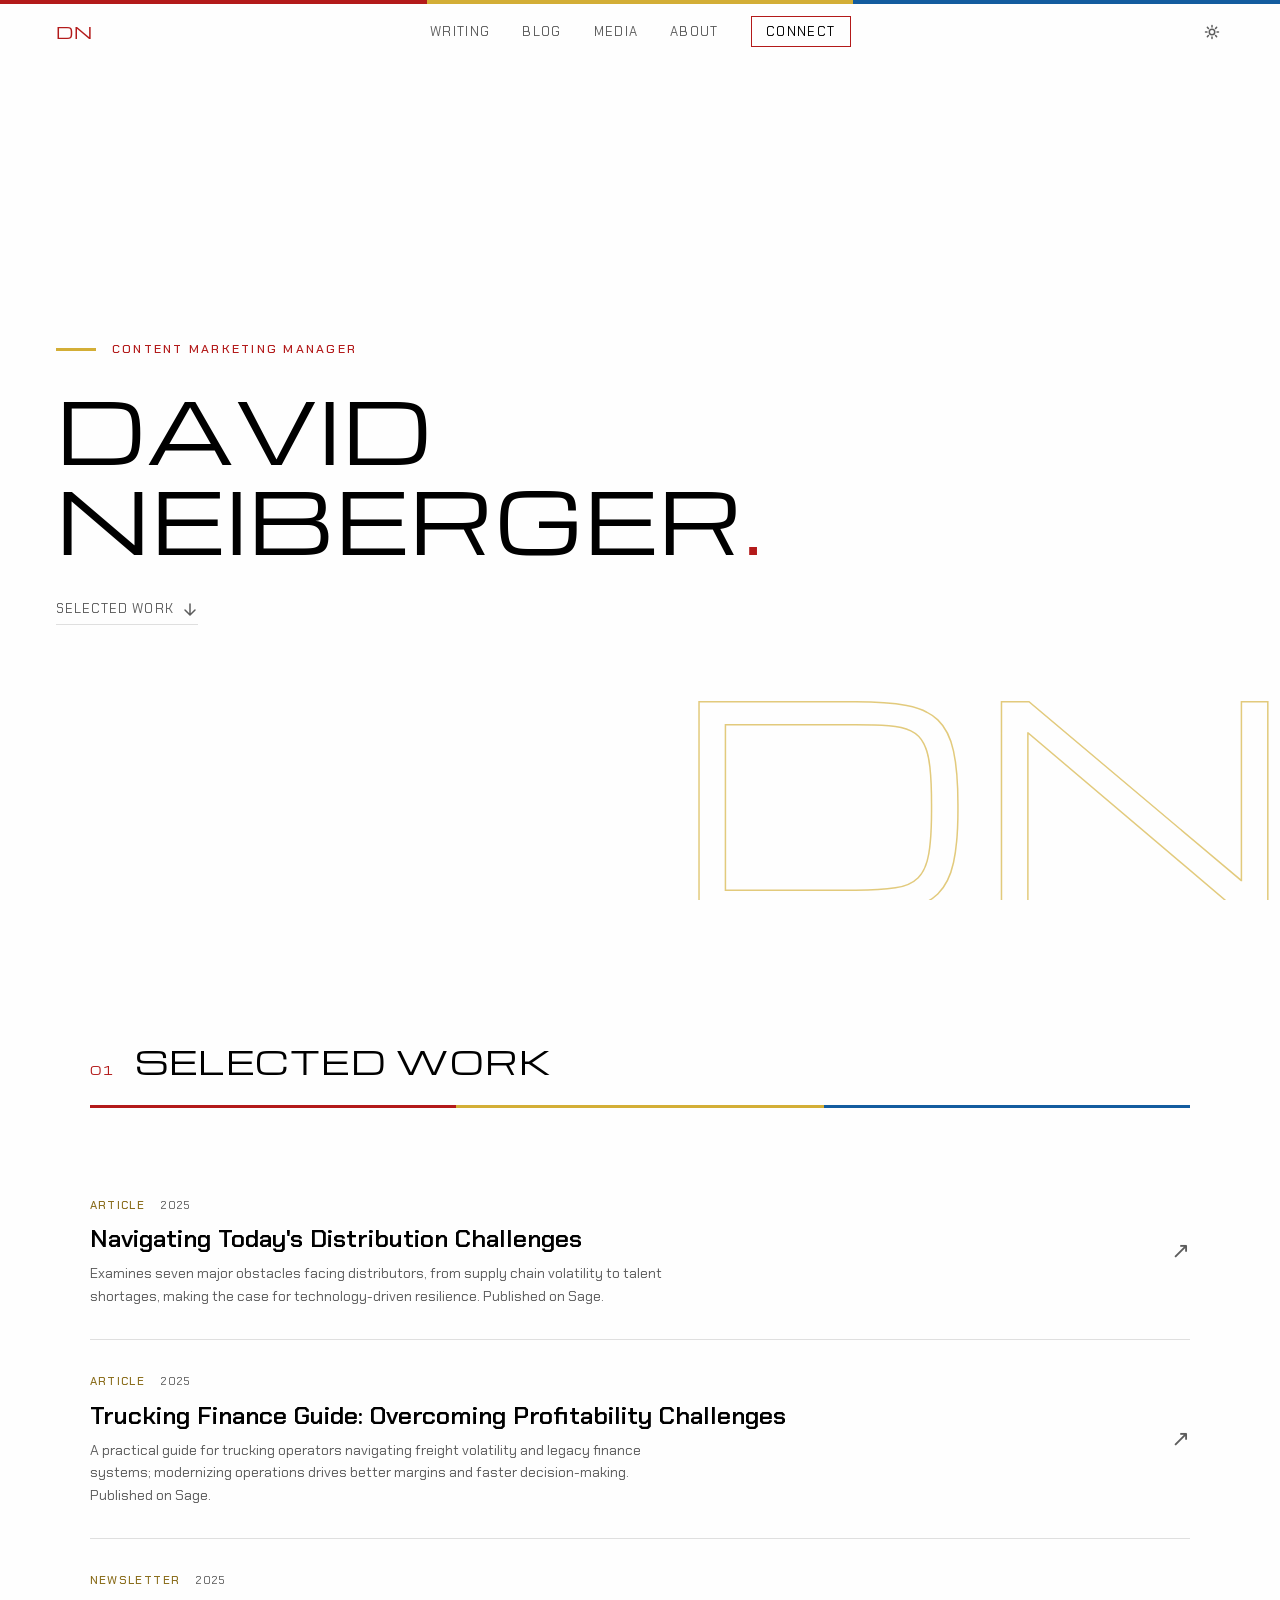
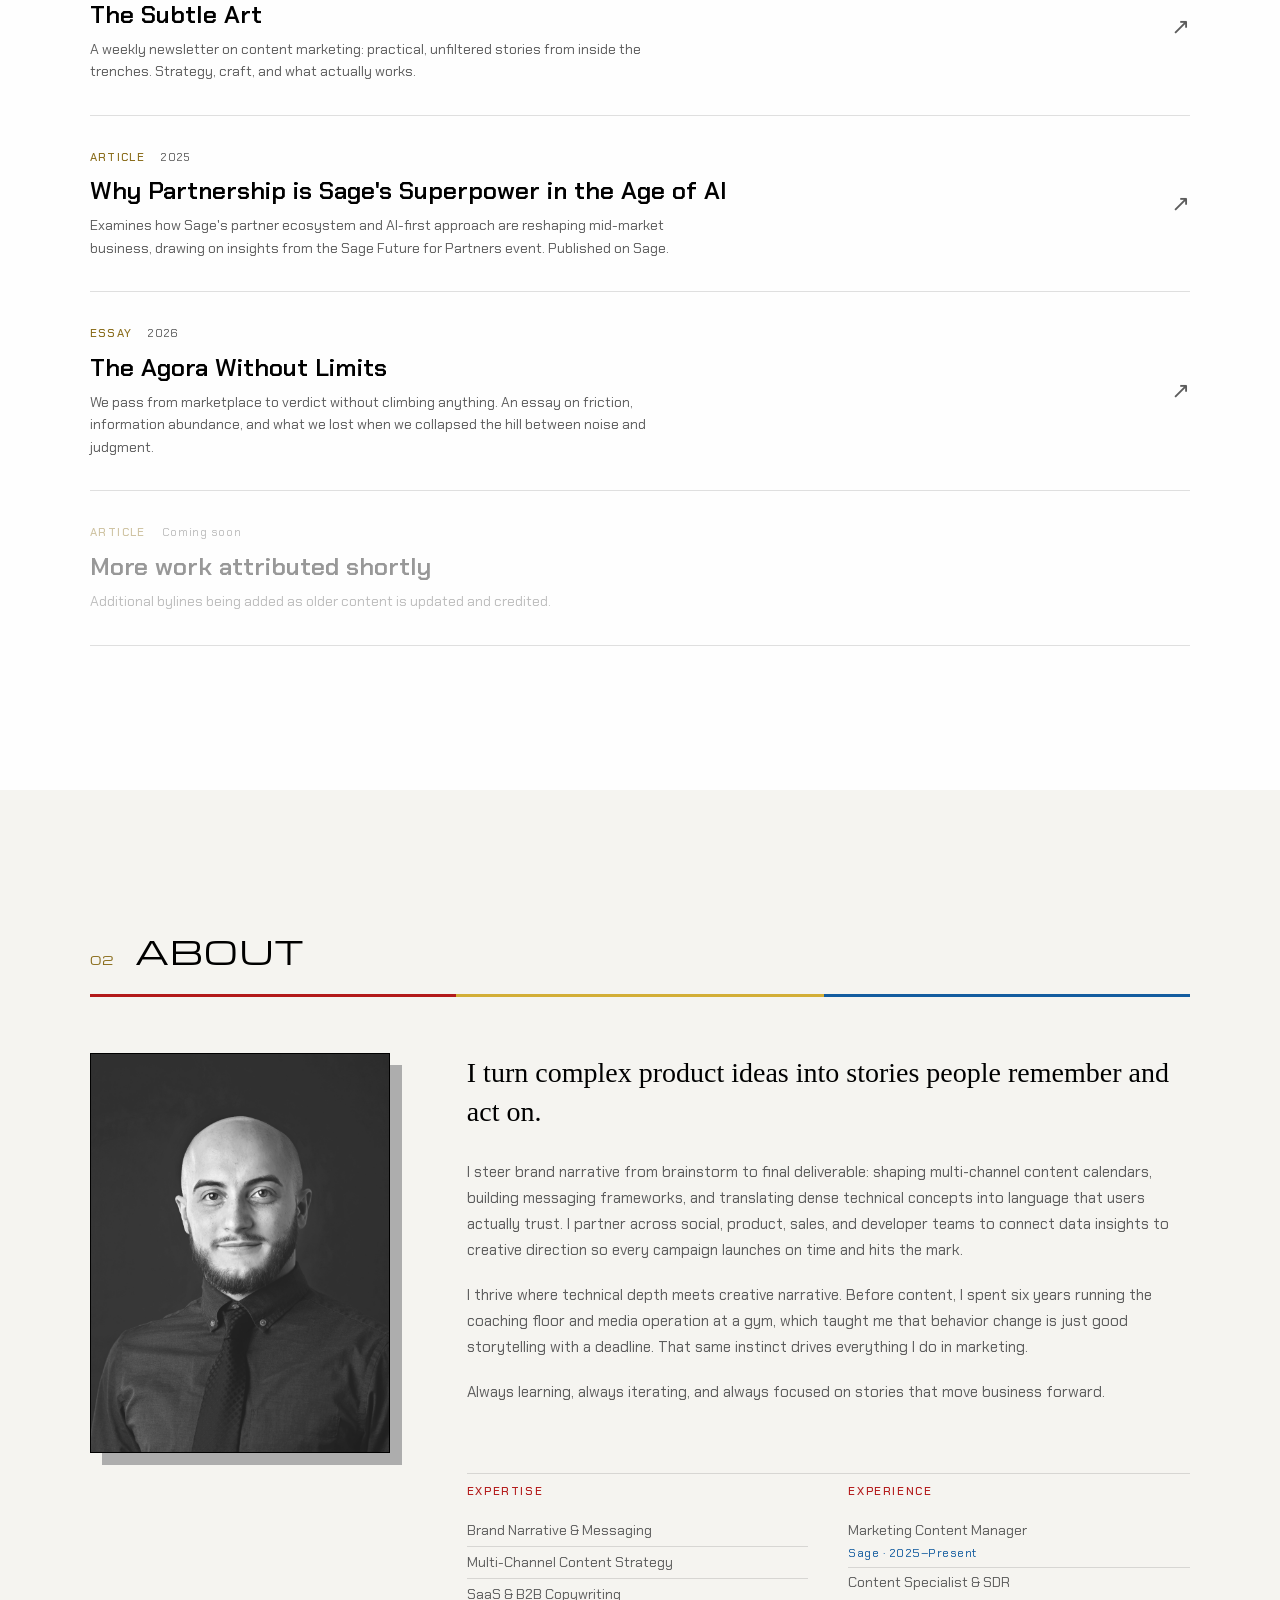
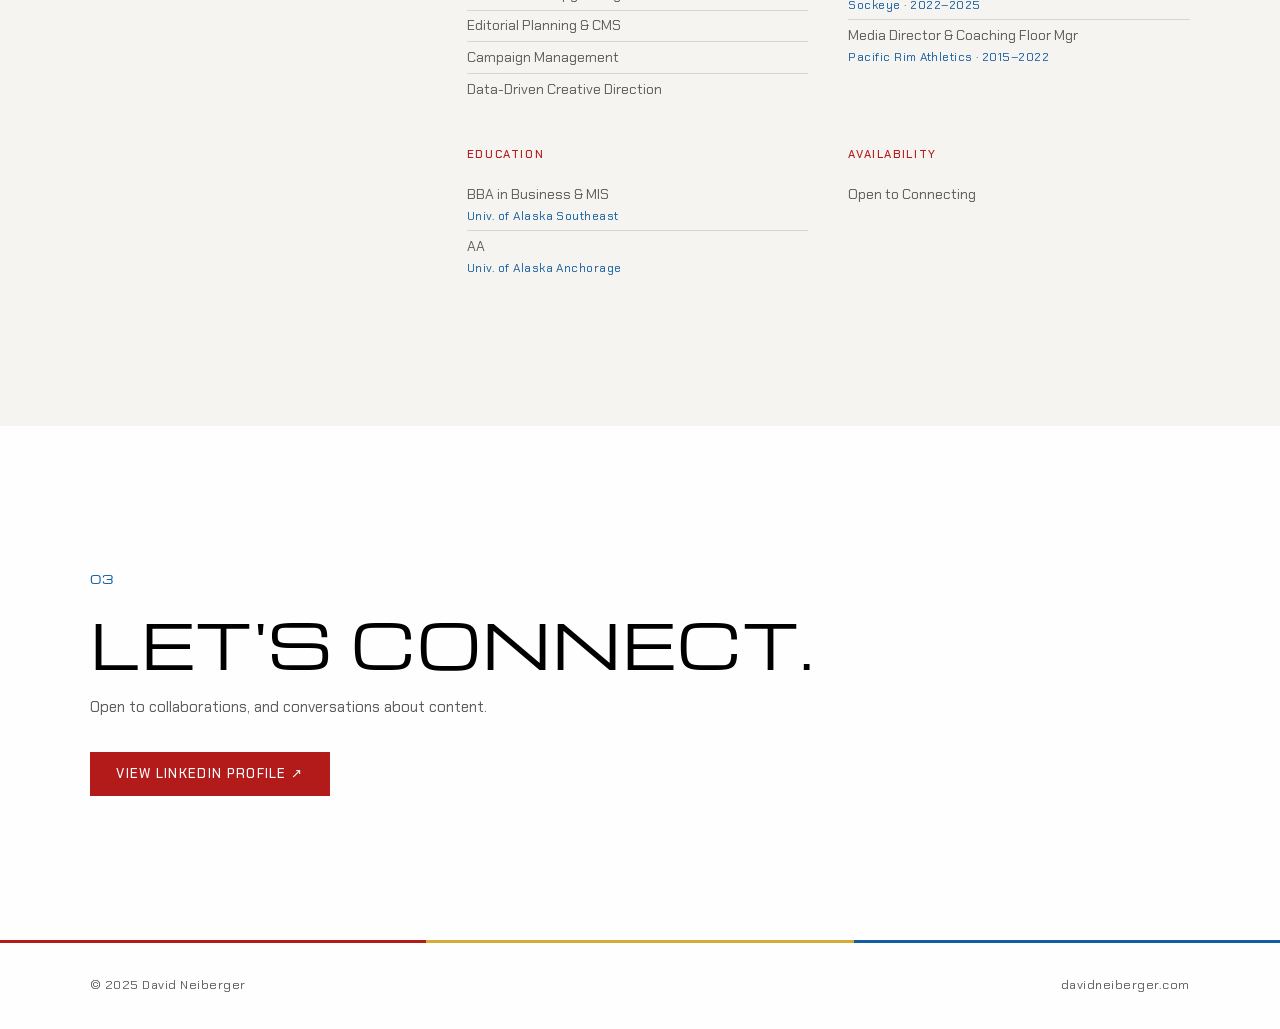
<file: index.html>
<!DOCTYPE html>
<html lang="en">
<head>
  <meta charset="UTF-8" />
  <meta name="viewport" content="width=device-width, initial-scale=1.0" />
  <title>David Neiberger | Content Marketing Manager</title>
  <meta name="description" content="David Neiberger is a content marketing manager with a background in fitness coaching. Writing that moves people to act." />

  <!-- Favicon -->
  <link rel="icon" href="favicon.svg" type="image/svg+xml" />

  <!-- Open Graph -->
  <meta property="og:type"        content="website" />
  <meta property="og:url"         content="https://davidneiberger.com/" />
  <meta property="og:title"       content="David Neiberger | Content Marketing Manager" />
  <meta property="og:description" content="Writing that moves people to act. Content marketing manager with a background in fitness coaching." />
  <meta property="og:image"       content="https://davidneiberger.com/images/david-neiberger.jpg" />

  <!-- Twitter/X card -->
  <meta name="twitter:card"        content="summary_large_image" />
  <meta name="twitter:title"       content="David Neiberger | Content Marketing Manager" />
  <meta name="twitter:description" content="Writing that moves people to act." />
  <meta name="twitter:image"       content="https://davidneiberger.com/images/david-neiberger.jpg" />

  <link rel="preconnect" href="https://fonts.googleapis.com" />
  <link rel="preconnect" href="https://fonts.gstatic.com" crossorigin />
  <link href="https://fonts.googleapis.com/css2?family=Michroma&family=Chakra+Petch:wght@300;400;500;600&family=Old+Standard+TT:ital,wght@0,400;0,700;1,400&display=swap" rel="stylesheet" />

  <link rel="stylesheet" href="style.css" />
</head>
<body>

  <!-- ─── NAV ─── -->
  <nav class="nav" id="nav">
    <a href="#" class="nav__logo">DN</a>
    <ul class="nav__links">
      <li><a href="#work">Writing</a></li>
      <li><a href="blog/index.html">Blog</a></li>
      <li><a href="works.html">Media</a></li>
      <li><a href="#about">About</a></li>
      <li><a href="#contact" class="nav__cta">Connect</a></li>
    </ul>
    <button class="nav__theme-toggle" id="theme-toggle" aria-label="Toggle light/dark mode">
      <!-- Moon: shown in dark mode -->
      <svg class="theme-icon theme-icon--moon" width="16" height="16" viewBox="0 0 16 16" fill="none" aria-hidden="true">
        <path d="M14 10.5A6.5 6.5 0 0 1 5.5 2a6.5 6.5 0 1 0 8.5 8.5z" stroke="currentColor" stroke-width="1.5" stroke-linecap="round" stroke-linejoin="round"/>
      </svg>
      <!-- Sun: shown in light mode -->
      <svg class="theme-icon theme-icon--sun" width="16" height="16" viewBox="0 0 16 16" fill="none" aria-hidden="true">
        <circle cx="8" cy="8" r="2.75" stroke="currentColor" stroke-width="1.5"/>
        <path d="M8 1.5V3M8 13v1.5M1.5 8H3M13 8h1.5M3.4 3.4l1.07 1.07M11.53 11.53l1.07 1.07M3.4 12.6l1.07-1.07M11.53 4.47l1.07-1.07" stroke="currentColor" stroke-width="1.5" stroke-linecap="round"/>
      </svg>
    </button>
  </nav>

  <!-- ─── HERO ─── -->
  <section class="hero" id="home">
    <div class="hero__inner">
      <p class="hero__label">Content Marketing Manager</p>
      <h1 class="hero__name">David<br>Neiberger</h1>
      <a href="#work" class="hero__scroll" aria-label="Scroll to work">
        <span>Selected Work</span>
        <svg width="16" height="16" viewBox="0 0 16 16" fill="none" aria-hidden="true">
          <path d="M8 3v10M3 9l5 5 5-5" stroke="currentColor" stroke-width="1.5" stroke-linecap="round" stroke-linejoin="round"/>
        </svg>
      </a>
    </div>
    <div class="hero__bg-text" aria-hidden="true">DN</div>
  </section>

  <!-- ─── WORK / ARTICLES ─── -->
  <section class="section work" id="work">
    <div class="container">
      <header class="section__header">
        <span class="section__num">01</span>
        <h2 class="section__title">Selected Work</h2>
      </header>

      <ul class="work__list">

        <li class="work__item">
          <a href="https://www.sage.com/en-us/blog/navigating-distribution-challenges/" class="work__link" target="_blank" rel="noopener">
            <div class="work__meta">
              <span class="work__tag">Article</span>
              <span class="work__year">2025</span>
            </div>
            <h3 class="work__title">Navigating Today's Distribution Challenges</h3>
            <p class="work__desc">Examines seven major obstacles facing distributors, from supply chain volatility to talent shortages, making the case for technology-driven resilience. Published on Sage.</p>
            <span class="work__arrow">↗</span>
          </a>
        </li>

        <li class="work__item">
          <a href="https://www.sage.com/en-us/blog/trucking-finance-guide-overcoming-profitability-challenges-and-legacy-systems/" class="work__link" target="_blank" rel="noopener">
            <div class="work__meta">
              <span class="work__tag">Article</span>
              <span class="work__year">2025</span>
            </div>
            <h3 class="work__title">Trucking Finance Guide: Overcoming Profitability Challenges</h3>
            <p class="work__desc">A practical guide for trucking operators navigating freight volatility and legacy finance systems; modernizing operations drives better margins and faster decision-making. Published on Sage.</p>
            <span class="work__arrow">↗</span>
          </a>
        </li>

        <li class="work__item">
          <a href="https://www.linkedin.com/newsletters/the-subtle-art-7341557035068489730/" class="work__link" target="_blank" rel="noopener">
            <div class="work__meta">
              <span class="work__tag">Newsletter</span>
              <span class="work__year">2025</span>
            </div>
            <h3 class="work__title">The Subtle Art</h3>
            <p class="work__desc">A weekly newsletter on content marketing: practical, unfiltered stories from inside the trenches. Strategy, craft, and what actually works.</p>
            <span class="work__arrow">↗</span>
          </a>
        </li>

        <li class="work__item">
          <a href="https://www.sage.com/en-us/blog/why-partnership-is-sages-superpower-in-the-age-of-ai/" class="work__link" target="_blank" rel="noopener">
            <div class="work__meta">
              <span class="work__tag">Article</span>
              <span class="work__year">2025</span>
            </div>
            <h3 class="work__title">Why Partnership is Sage's Superpower in the Age of AI</h3>
            <p class="work__desc">Examines how Sage's partner ecosystem and AI-first approach are reshaping mid-market business, drawing on insights from the Sage Future for Partners event. Published on Sage.</p>
            <span class="work__arrow">↗</span>
          </a>
        </li>

        <li class="work__item">
          <a href="blog/agora-without-limits.html" class="work__link">
            <div class="work__meta">
              <span class="work__tag">Essay</span>
              <span class="work__year">2026</span>
            </div>
            <h3 class="work__title">The Agora Without Limits</h3>
            <p class="work__desc">We pass from marketplace to verdict without climbing anything. An essay on friction, information abundance, and what we lost when we collapsed the hill between noise and judgment.</p>
            <span class="work__arrow">↗</span>
          </a>
        </li>

        <li class="work__item work__item--placeholder">
          <div class="work__link work__link--inert">
            <div class="work__meta">
              <span class="work__tag">Article</span>
              <span class="work__year">Coming soon</span>
            </div>
            <h3 class="work__title">More work attributed shortly</h3>
            <p class="work__desc">Additional bylines being added as older content is updated and credited.</p>
          </div>
        </li>

      </ul>
    </div>
  </section>

  <!-- ─── ABOUT ─── -->
  <section class="section about" id="about">
    <div class="container">
      <header class="section__header">
        <span class="section__num">02</span>
        <h2 class="section__title">About</h2>
      </header>

      <div class="about__grid">

        <div class="about__photo-col">
          <img
            src="images/david-neiberger.jpg"
            alt="David Neiberger"
            class="about__photo"
          />
        </div>

        <div class="about__content">
          <div class="about__body">
            <p class="about__lead">I turn complex product ideas into stories people remember and act on.</p>
            <p>I steer brand narrative from brainstorm to final deliverable: shaping multi-channel content calendars, building messaging frameworks, and translating dense technical concepts into language that users actually trust. I partner across social, product, sales, and developer teams to connect data insights to creative direction so every campaign launches on time and hits the mark.</p>
            <p>I thrive where technical depth meets creative narrative. Before content, I spent six years running the coaching floor and media operation at a gym, which taught me that behavior change is just good storytelling with a deadline. That same instinct drives everything I do in marketing.</p>
            <p>Always learning, always iterating, and always focused on stories that move business forward.</p>
          </div>

          <div class="about__blocks">
            <div class="about__block">
              <h4>Expertise</h4>
              <ul>
                <li>Brand Narrative &amp; Messaging</li>
                <li>Multi-Channel Content Strategy</li>
                <li>SaaS &amp; B2B Copywriting</li>
                <li>Editorial Planning &amp; CMS</li>
                <li>Campaign Management</li>
                <li>Data-Driven Creative Direction</li>
              </ul>
            </div>
            <div class="about__block">
              <h4>Experience</h4>
              <ul>
                <li>Marketing Content Manager<span class="about__company">Sage · 2025–Present</span></li>
                <li>Content Specialist &amp; SDR<span class="about__company">Sockeye · 2022–2025</span></li>
                <li>Media Director &amp; Coaching Floor Mgr<span class="about__company">Pacific Rim Athletics · 2015–2022</span></li>
              </ul>
            </div>
            <div class="about__block">
              <h4>Education</h4>
              <ul>
                <li>BBA in Business &amp; MIS<span class="about__company">Univ. of Alaska Southeast</span></li>
                <li>AA<span class="about__company">Univ. of Alaska Anchorage</span></li>
              </ul>
            </div>
            <div class="about__block">
              <h4>Availability</h4>
              <ul>
                <li>Open to Connecting</li>
              </ul>
            </div>
          </div>
        </div>

      </div>
    </div>
  </section>

  <!-- ─── CONTACT / CTA ─── -->
  <section class="section contact" id="contact">
    <div class="container">
      <div class="contact__inner">
        <span class="section__num">03</span>
        <h2 class="contact__headline">Let's connect.</h2>
        <p class="contact__sub">Open to collaborations, and conversations about content.</p>
        <a
          href="https://www.linkedin.com/in/david-neiberger/"
          class="contact__btn"
          target="_blank"
          rel="noopener"
        >
          View LinkedIn Profile ↗
        </a>
      </div>
    </div>
  </section>

  <!-- ─── FOOTER ─── -->
  <footer class="footer">
    <div class="container">
      <p>© 2025 David Neiberger</p>
      <p>davidneiberger.com</p>
    </div>
  </footer>

  <script src="main.js"></script>
</body>
</html>
</file>
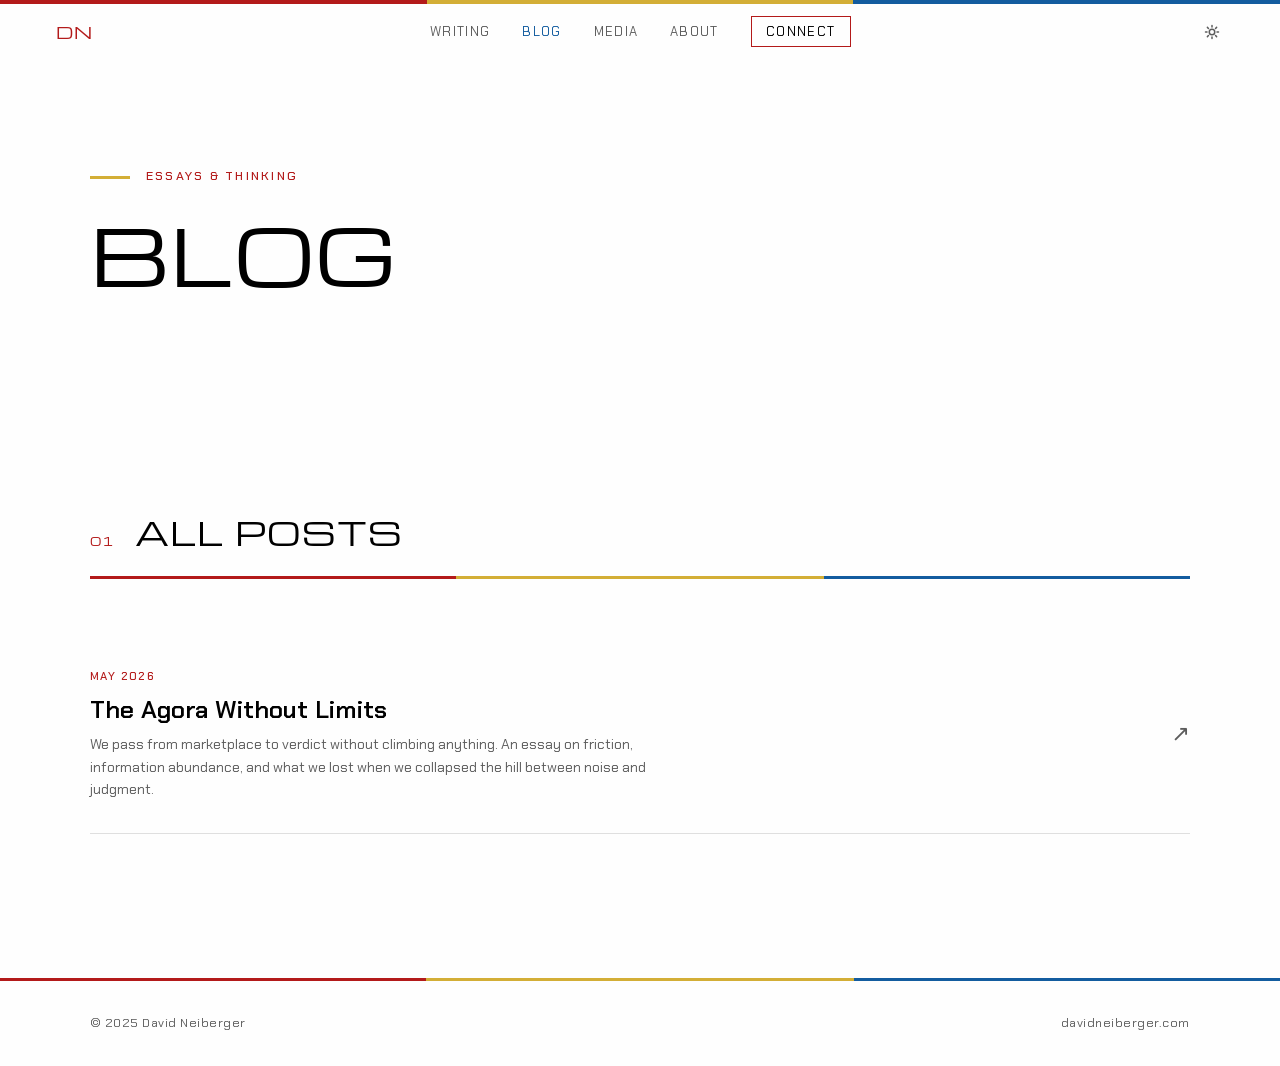
<file: blog/index.html>
<!DOCTYPE html>
<html lang="en">
<head>
  <meta charset="UTF-8" />
  <meta name="viewport" content="width=device-width, initial-scale=1.0" />
  <title>Blog | David Neiberger</title>
  <meta name="description" content="Writing on content marketing, craft, and what actually works — by David Neiberger." />

  <!-- Favicon -->
  <link rel="icon" href="../favicon.svg" type="image/svg+xml" />

  <!-- Open Graph -->
  <meta property="og:type"        content="website" />
  <meta property="og:url"         content="https://davidneiberger.com/blog/" />
  <meta property="og:title"       content="Blog | David Neiberger" />
  <meta property="og:description" content="Writing on content marketing, craft, and what actually works." />
  <meta property="og:image"       content="https://davidneiberger.com/images/david-neiberger.jpg" />

  <!-- Twitter/X card -->
  <meta name="twitter:card"        content="summary_large_image" />
  <meta name="twitter:title"       content="Blog | David Neiberger" />
  <meta name="twitter:description" content="Writing on content marketing, craft, and what actually works." />
  <meta name="twitter:image"       content="https://davidneiberger.com/images/david-neiberger.jpg" />

  <link rel="preconnect" href="https://fonts.googleapis.com" />
  <link rel="preconnect" href="https://fonts.gstatic.com" crossorigin />
  <link href="https://fonts.googleapis.com/css2?family=Michroma&family=Chakra+Petch:wght@300;400;500;600&family=Old+Standard+TT:ital,wght@0,400;0,700;1,400&display=swap" rel="stylesheet" />

  <link rel="stylesheet" href="../style.css" />
</head>
<body>

  <!-- ─── NAV ─── -->
  <nav class="nav" id="nav">
    <a href="../index.html" class="nav__logo">DN</a>
    <ul class="nav__links">
      <li><a href="../index.html#work">Writing</a></li>
      <li><a href="index.html" class="nav__active">Blog</a></li>
      <li><a href="../works.html">Media</a></li>
      <li><a href="../index.html#about">About</a></li>
      <li><a href="../index.html#contact" class="nav__cta">Connect</a></li>
    </ul>
    <button class="nav__theme-toggle" id="theme-toggle" aria-label="Toggle light/dark mode">
      <svg class="theme-icon theme-icon--moon" width="16" height="16" viewBox="0 0 16 16" fill="none" aria-hidden="true">
        <path d="M14 10.5A6.5 6.5 0 0 1 5.5 2a6.5 6.5 0 1 0 8.5 8.5z" stroke="currentColor" stroke-width="1.5" stroke-linecap="round" stroke-linejoin="round"/>
      </svg>
      <svg class="theme-icon theme-icon--sun" width="16" height="16" viewBox="0 0 16 16" fill="none" aria-hidden="true">
        <circle cx="8" cy="8" r="2.75" stroke="currentColor" stroke-width="1.5"/>
        <path d="M8 1.5V3M8 13v1.5M1.5 8H3M13 8h1.5M3.4 3.4l1.07 1.07M11.53 11.53l1.07 1.07M3.4 12.6l1.07-1.07M11.53 4.47l1.07-1.07" stroke="currentColor" stroke-width="1.5" stroke-linecap="round"/>
      </svg>
    </button>
  </nav>

  <!-- ─── PAGE HEADER ─── -->
  <header class="page-header">
    <div class="container">
      <p class="hero__label">Essays &amp; Thinking</p>
      <h1 class="page-header__title">Blog</h1>
    </div>
  </header>

  <!-- ─── POST LIST ─── -->
  <section class="section">
    <div class="container">

      <header class="section__header">
        <span class="section__num">01</span>
        <h2 class="section__title">All Posts</h2>
      </header>

      <ul class="blog-list">

        <!-- ══════════════════════════════════════════════════════
             ADD NEW POSTS HERE — newest first. Copy this block:

        <li class="blog-list__item">
          <a href="your-post-slug.html" class="blog-list__link">
            <span class="blog-list__date">Month YYYY</span>
            <h2 class="blog-list__title">Your Post Title</h2>
            <p class="blog-list__desc">One sentence that makes someone want to read this.</p>
            <span class="blog-list__arrow">↗</span>
          </a>
        </li>
        ══════════════════════════════════════════════════════ -->

        <li class="blog-list__item">
          <a href="agora-without-limits.html" class="blog-list__link">
            <span class="blog-list__date">May 2026</span>
            <h2 class="blog-list__title">The Agora Without Limits</h2>
            <p class="blog-list__desc">We pass from marketplace to verdict without climbing anything. An essay on friction, information abundance, and what we lost when we collapsed the hill between noise and judgment.</p>
            <span class="blog-list__arrow">↗</span>
          </a>
        </li>

      </ul>

    </div>
  </section>

  <!-- ─── FOOTER ─── -->
  <footer class="footer">
    <div class="container">
      <p>© 2025 David Neiberger</p>
      <p>davidneiberger.com</p>
    </div>
  </footer>

  <script src="../main.js"></script>
</body>
</html>
</file>
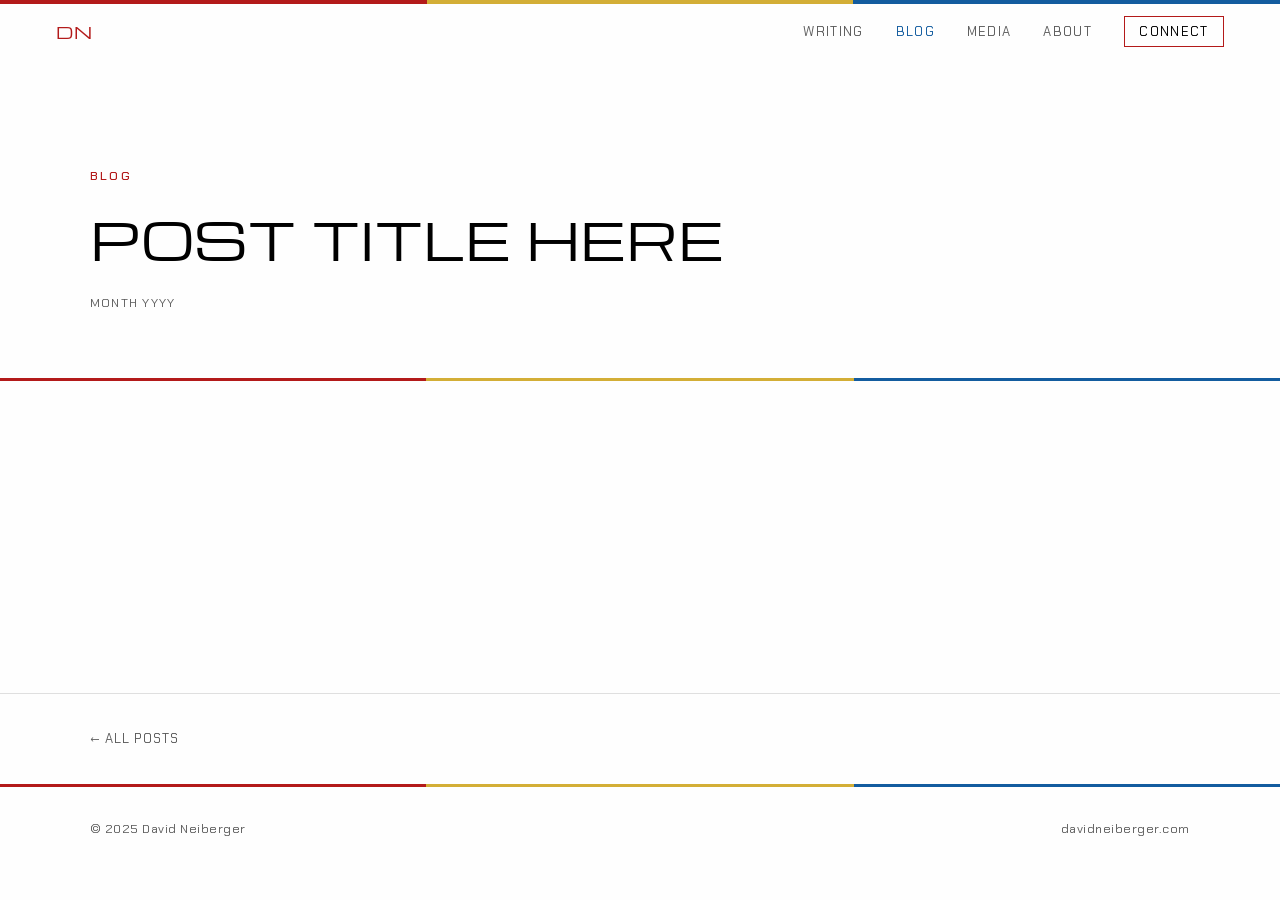
<file: blog/_post-template.html>
<!DOCTYPE html>
<html lang="en">
<head>
  <meta charset="UTF-8" />
  <meta name="viewport" content="width=device-width, initial-scale=1.0" />

  <!-- ═══════════════════════════════════════════════════════════
       HOW TO USE THIS TEMPLATE
       ─────────────────────────────────────────────────────────
       1. Copy this file and rename it: your-post-slug.html
          (lowercase, hyphens only — e.g. why-content-calendars-fail.html)
       2. Search for "FILL IN" — there are 8 spots to update.
       3. Write your post inside the .post-body div (Step 3 below).
       4. Add a matching <li> card to blog/index.html (see the
          comment block there for the exact snippet to copy).
       5. Delete this instruction comment before publishing.
  ═══════════════════════════════════════════════════════════ -->

  <!-- ─── FILL IN 1: Page title (same as your post's h1) ─── -->
  <title>POST TITLE HERE | David Neiberger</title>

  <!-- ─── FILL IN 2: One sentence shown in search results and link previews ─── -->
  <meta name="description" content="ONE-SENTENCE DESCRIPTION OF THE POST." />

  <!-- Favicon -->
  <link rel="icon" href="../favicon.svg" type="image/svg+xml" />

  <!-- Open Graph ─────────────────────────────────────────────── -->
  <meta property="og:type" content="article" />
  <!-- ─── FILL IN 3: Replace POST-SLUG with your filename (no .html) ─── -->
  <meta property="og:url" content="https://davidneiberger.com/blog/POST-SLUG.html" />
  <!-- ─── FILL IN 4: Same as <title> above ─── -->
  <meta property="og:title" content="POST TITLE HERE | David Neiberger" />
  <!-- ─── FILL IN 5: Same as <meta name="description"> above ─── -->
  <meta property="og:description" content="ONE-SENTENCE DESCRIPTION OF THE POST." />
  <!-- Optional: swap in a post-specific image URL, or leave as-is -->
  <meta property="og:image" content="https://davidneiberger.com/images/david-neiberger.jpg" />

  <!-- Twitter / X card ───────────────────────────────────────── -->
  <meta name="twitter:card" content="summary_large_image" />
  <!-- ─── FILL IN 6: Same title ─── -->
  <meta name="twitter:title" content="POST TITLE HERE | David Neiberger" />
  <!-- ─── FILL IN 7: Same description ─── -->
  <meta name="twitter:description" content="ONE-SENTENCE DESCRIPTION OF THE POST." />
  <meta name="twitter:image" content="https://davidneiberger.com/images/david-neiberger.jpg" />

  <link rel="preconnect" href="https://fonts.googleapis.com" />
  <link rel="preconnect" href="https://fonts.gstatic.com" crossorigin />
  <link href="https://fonts.googleapis.com/css2?family=Michroma&family=Chakra+Petch:wght@300;400;500;600&family=Old+Standard+TT:ital,wght@0,400;0,700;1,400&display=swap" rel="stylesheet" />

  <link rel="stylesheet" href="../style.css" />
</head>
<body>

  <!-- ─── NAV ─── -->
  <!-- No changes needed here — Blog is already marked active. -->
  <nav class="nav" id="nav">
    <a href="../index.html" class="nav__logo">DN</a>
    <ul class="nav__links">
      <li><a href="../index.html#work">Writing</a></li>
      <li><a href="index.html" class="nav__active">Blog</a></li>
      <li><a href="../works.html">Media</a></li>
      <li><a href="../index.html#about">About</a></li>
      <li><a href="../index.html#contact" class="nav__cta">Connect</a></li>
    </ul>
  </nav>

  <!-- ─── POST HEADER ─── -->
  <!-- STEP 2 OF 3: Fill in the post title (FILL IN 8) and publication date. -->
  <header class="post-header">
    <div class="container">
      <span class="post-header__label">Blog</span>
      <!-- ─── FILL IN 8: The post's full title — same as <title> above ─── -->
      <h1 class="post-header__title">POST TITLE HERE</h1>
      <!-- Publication date — e.g. "June 2026" -->
      <p class="post-header__date">Month YYYY</p>
    </div>
  </header>

  <!-- ─── POST CONTENT ─── -->
  <!-- STEP 3 OF 3: Write your post inside .post-body below.
       Delete the reference comment when you're done.         -->
  <main class="section">
    <div class="container">
      <div class="post-body">

        <!--
          ┌───────────────────────────────────────────────────┐
          │  CONTENT REFERENCE — delete this block when done  │
          │                                                    │
          │  <p>Body paragraph.</p>                            │
          │                                                    │
          │  <h2>Section Heading</h2>                          │
          │  (Cormorant Garamond, with a top rule divider)     │
          │                                                    │
          │  <h3>Sub-section Label</h3>                        │
          │  (Small-caps style, gold accent color)             │
          │                                                    │
          │  <blockquote>                                      │
          │    <p>Pull quote callout text here.</p>            │
          │  </blockquote>                                     │
          │                                                    │
          │  <ul>                                              │
          │    <li>Bullet item</li>                            │
          │  </ul>                                             │
          │                                                    │
          │  <ol>                                              │
          │    <li>Numbered item</li>                          │
          │  </ol>                                             │
          │                                                    │
          │  <hr>  ← section break / scene divider            │
          │                                                    │
          │  <strong>bold</strong>  <em>italic</em>            │
          │  <a href="https://...">linked text</a>             │
          └───────────────────────────────────────────────────┘
        -->

        <p><!-- Write your opening paragraph here. --></p>

      </div>
    </div>
  </main>

  <!-- ─── BACK LINK ─── -->
  <div class="post-back">
    <div class="container">
      <a href="index.html" class="post-back__link">← All Posts</a>
    </div>
  </div>

  <!-- ─── FOOTER ─── -->
  <footer class="footer">
    <div class="container">
      <p>© 2025 David Neiberger</p>
      <p>davidneiberger.com</p>
    </div>
  </footer>

  <script src="../main.js"></script>
</body>
</html>
</file>
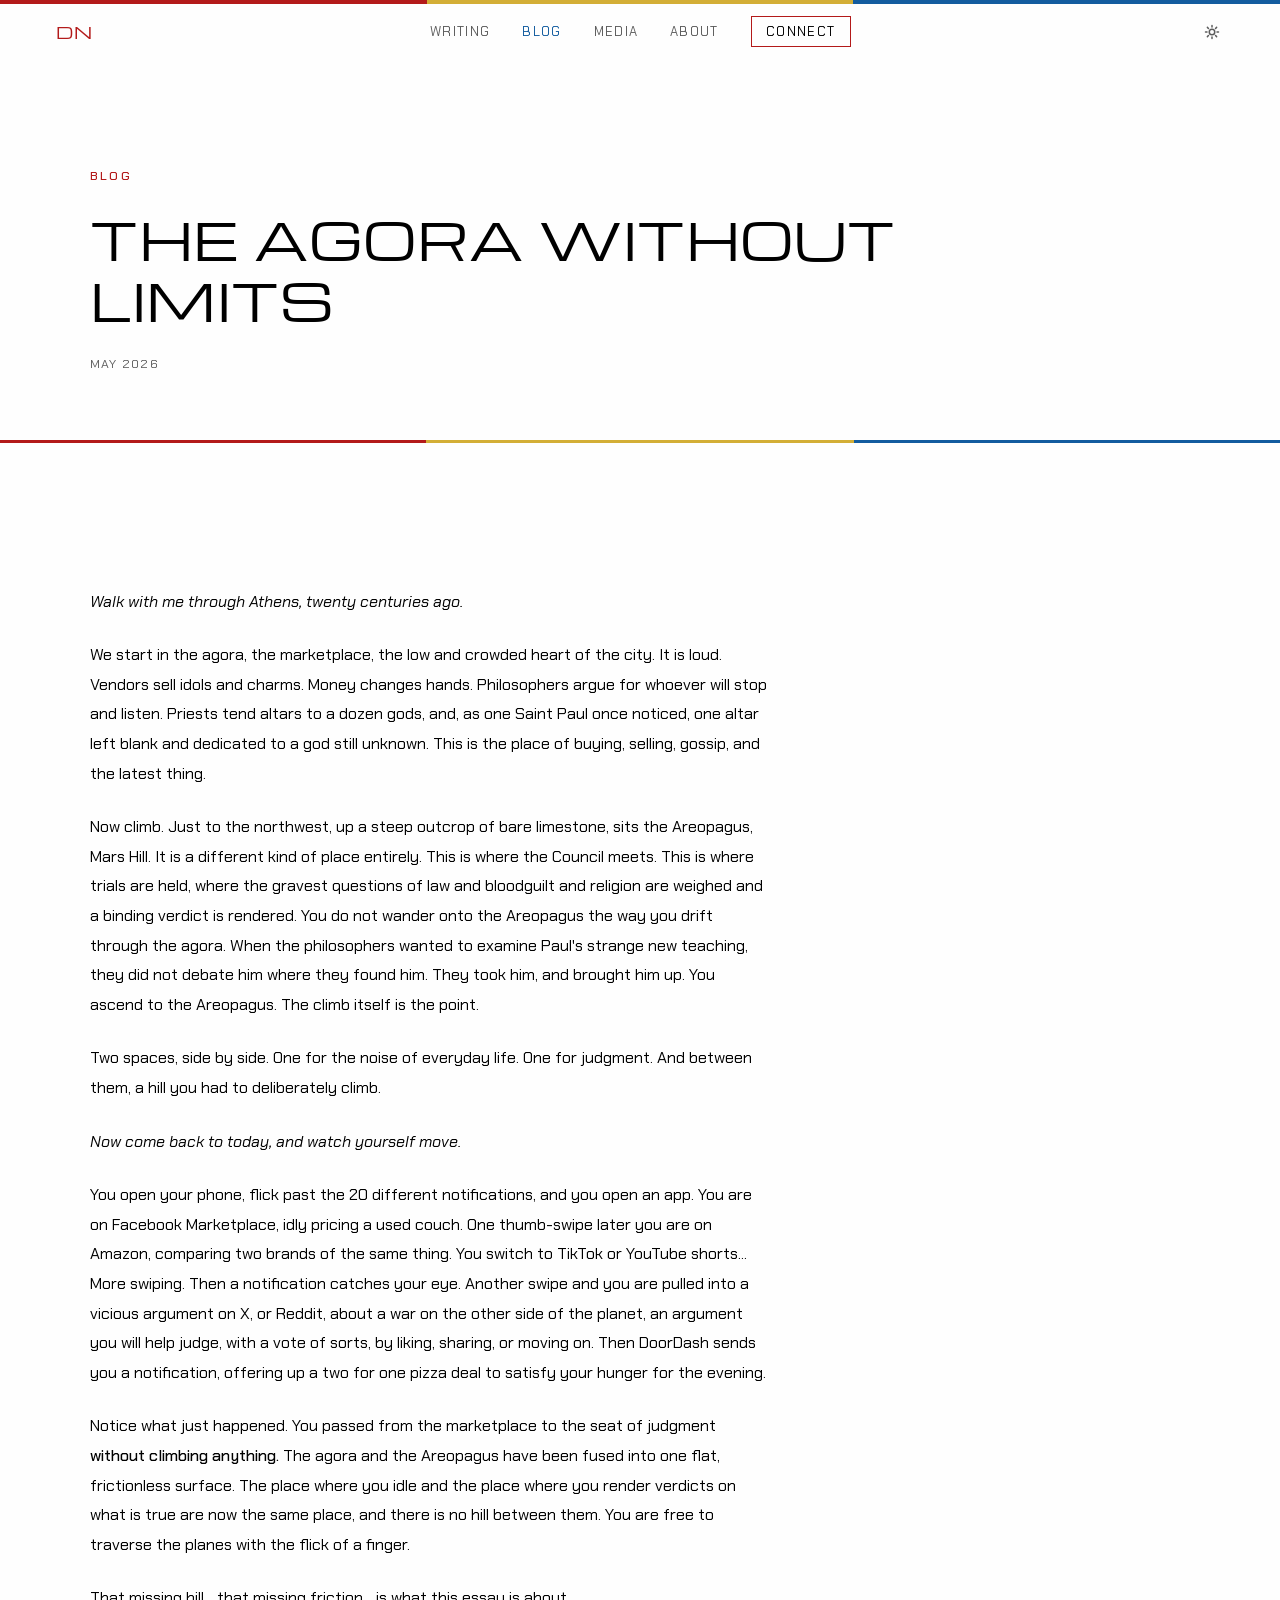
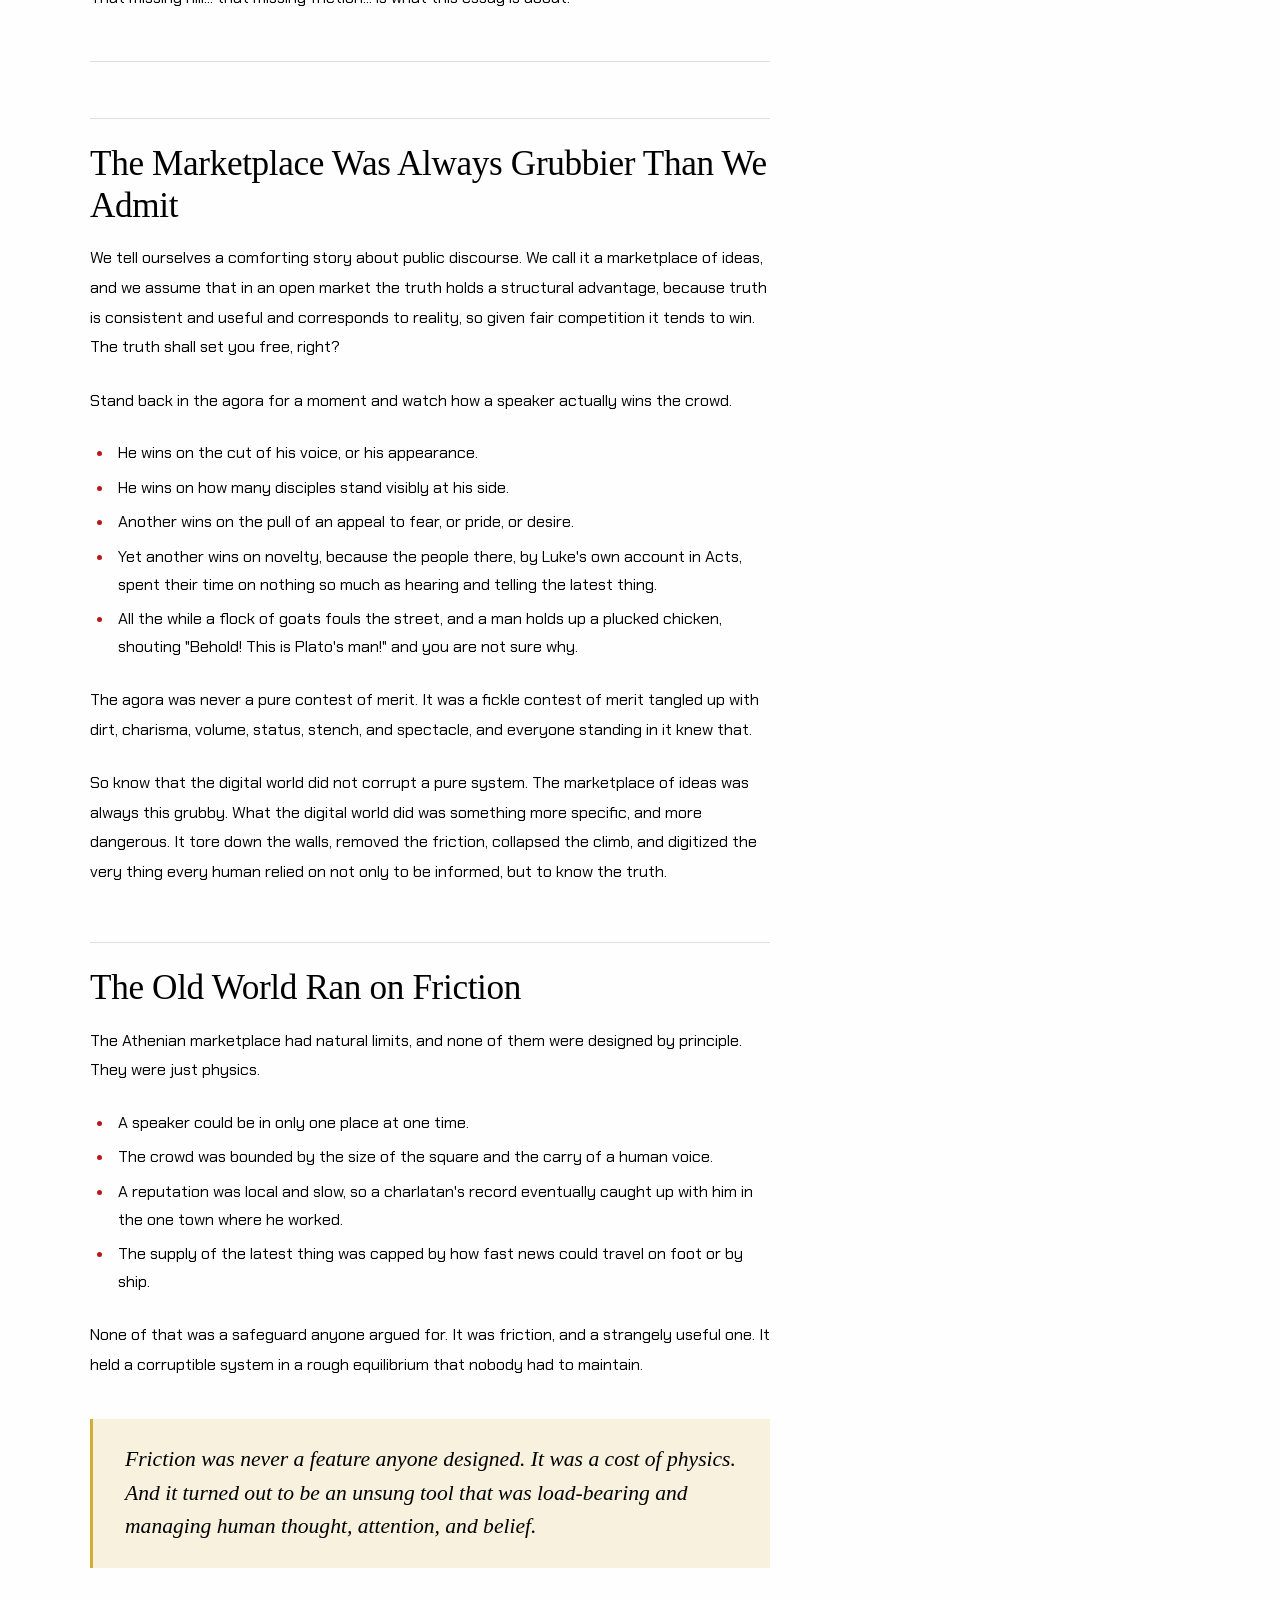
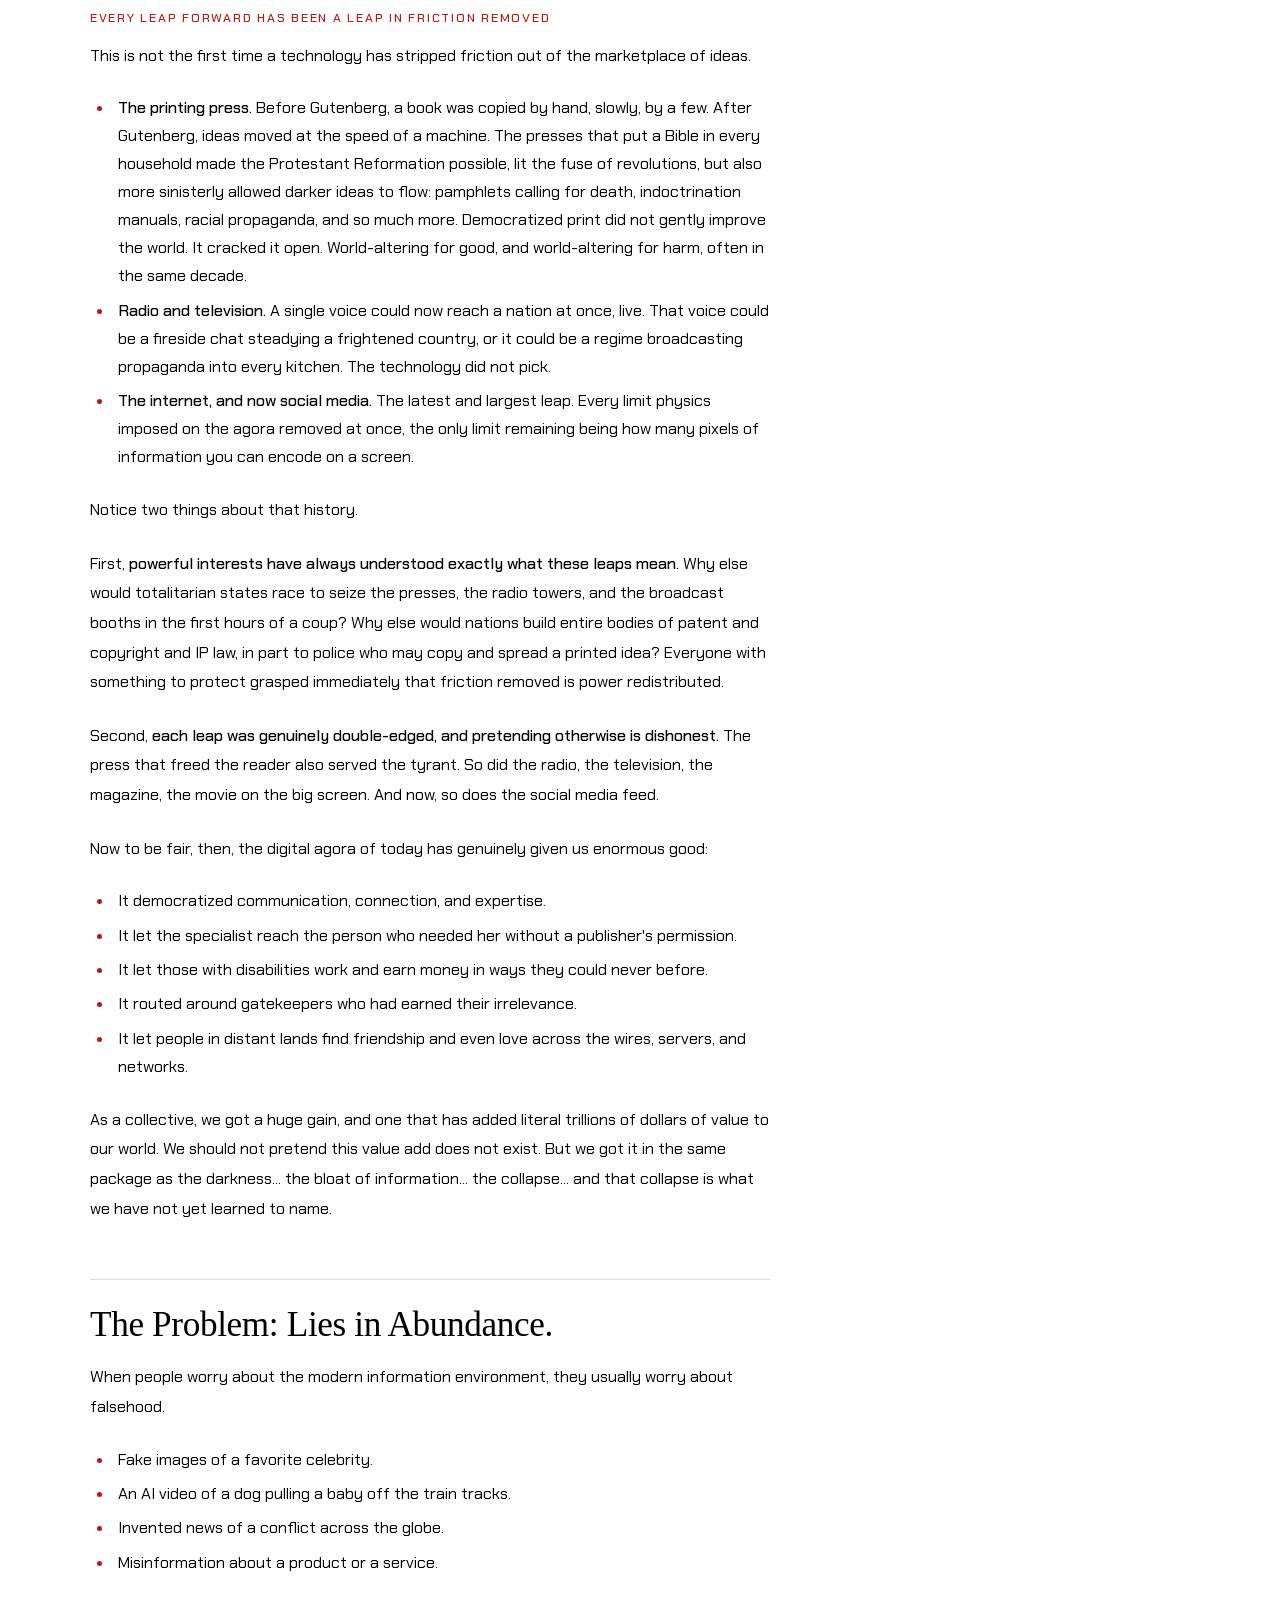
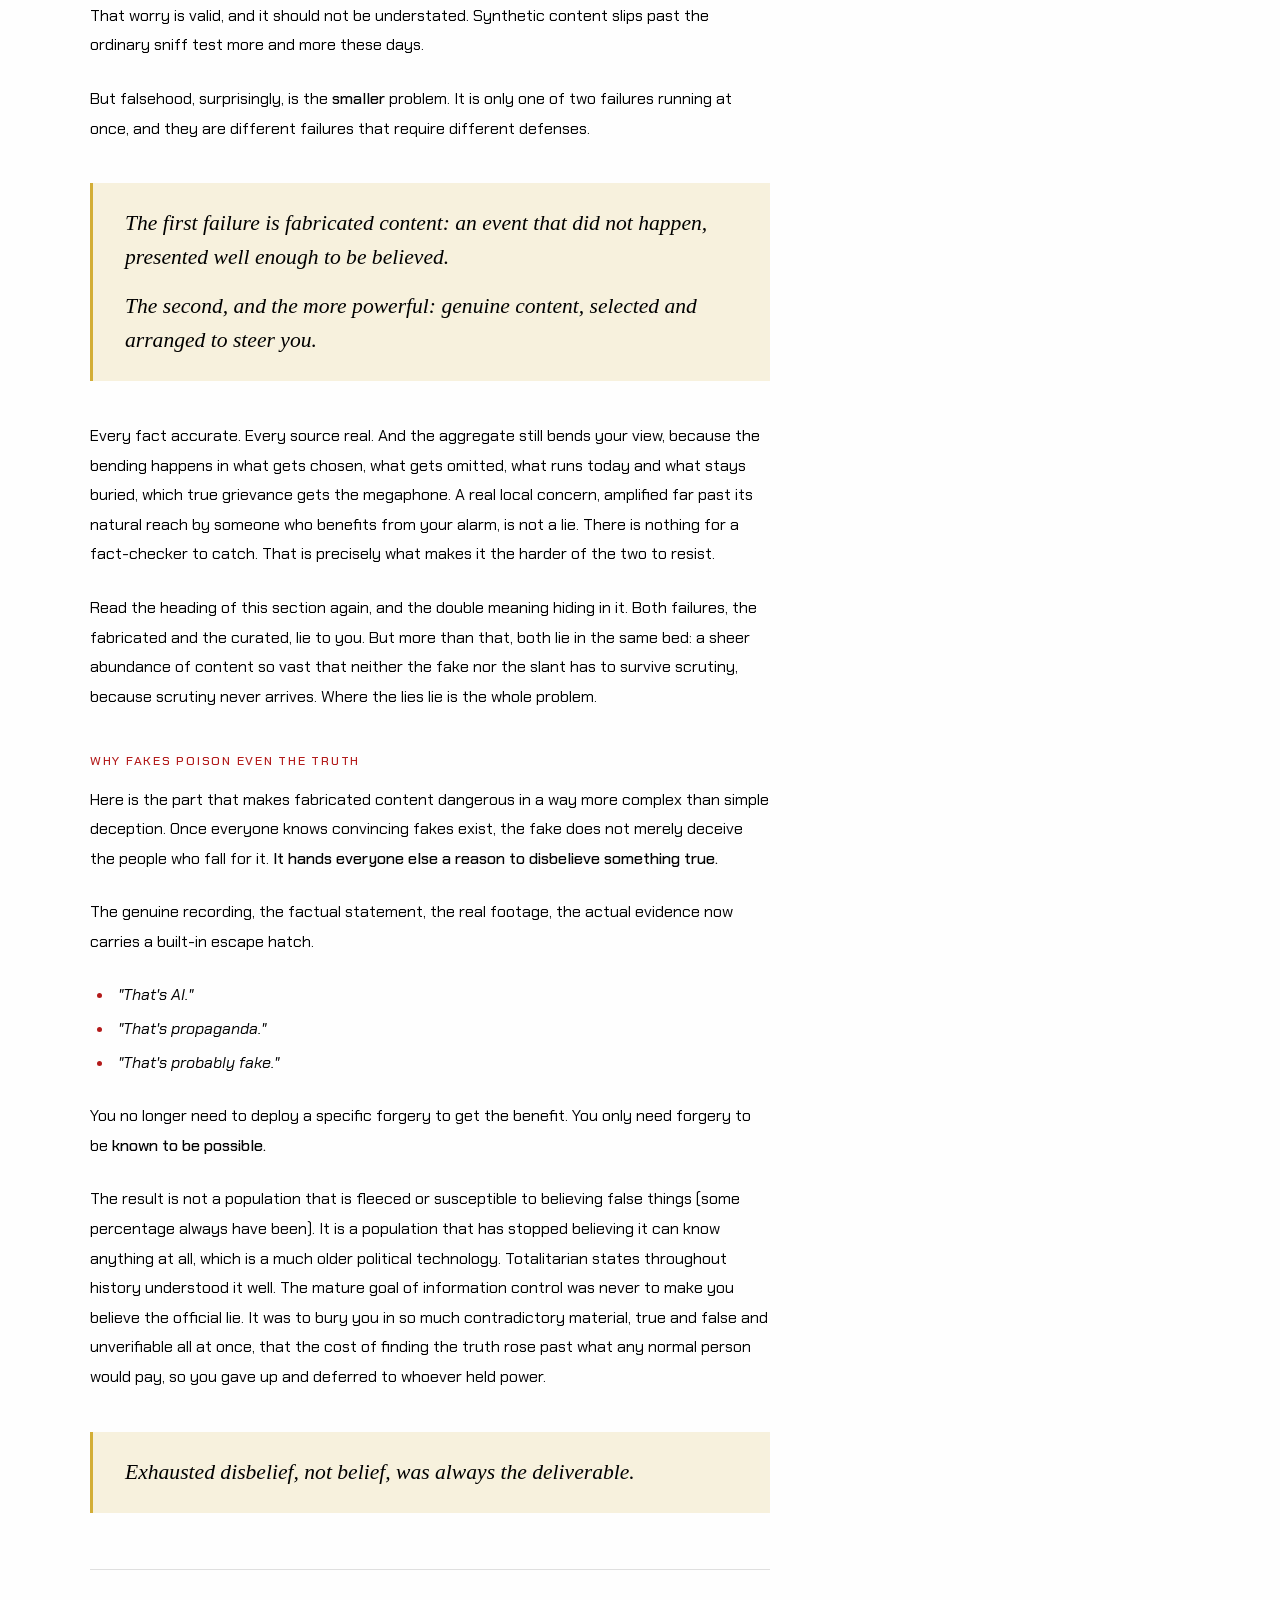
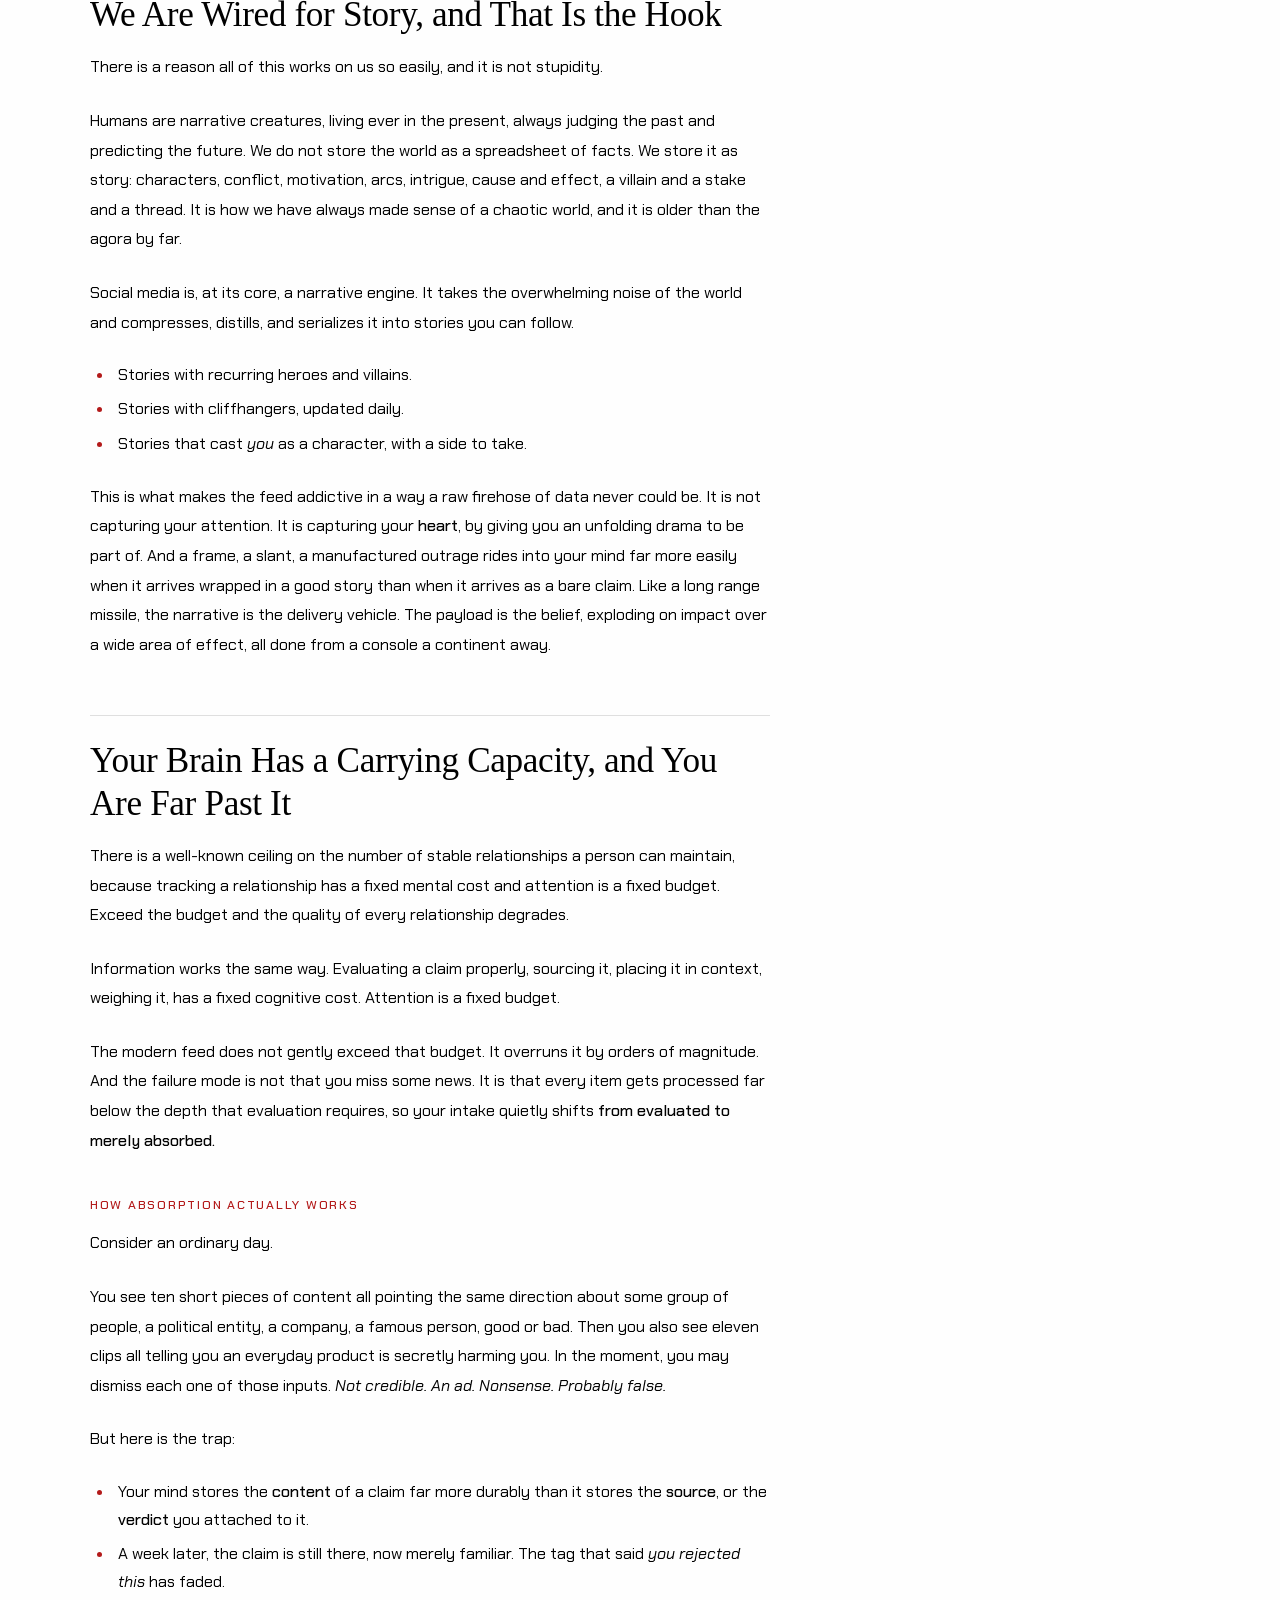
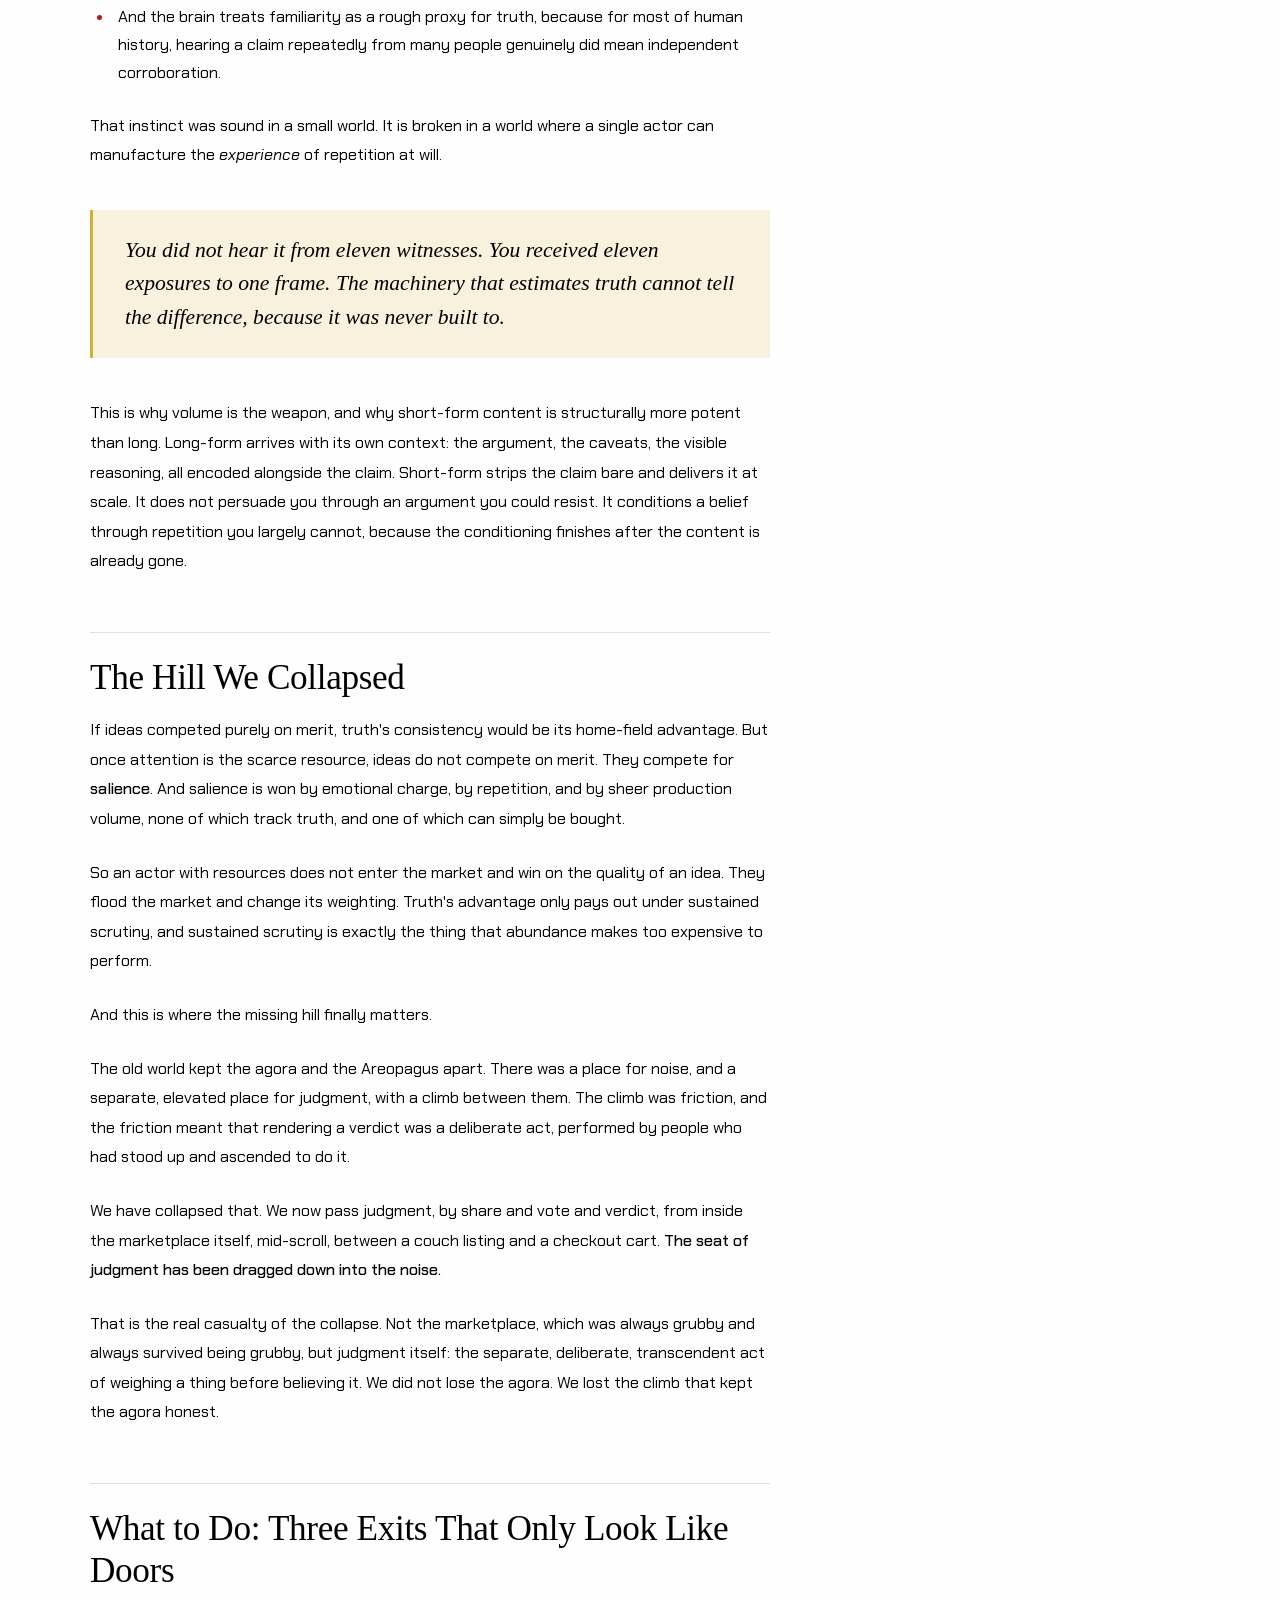
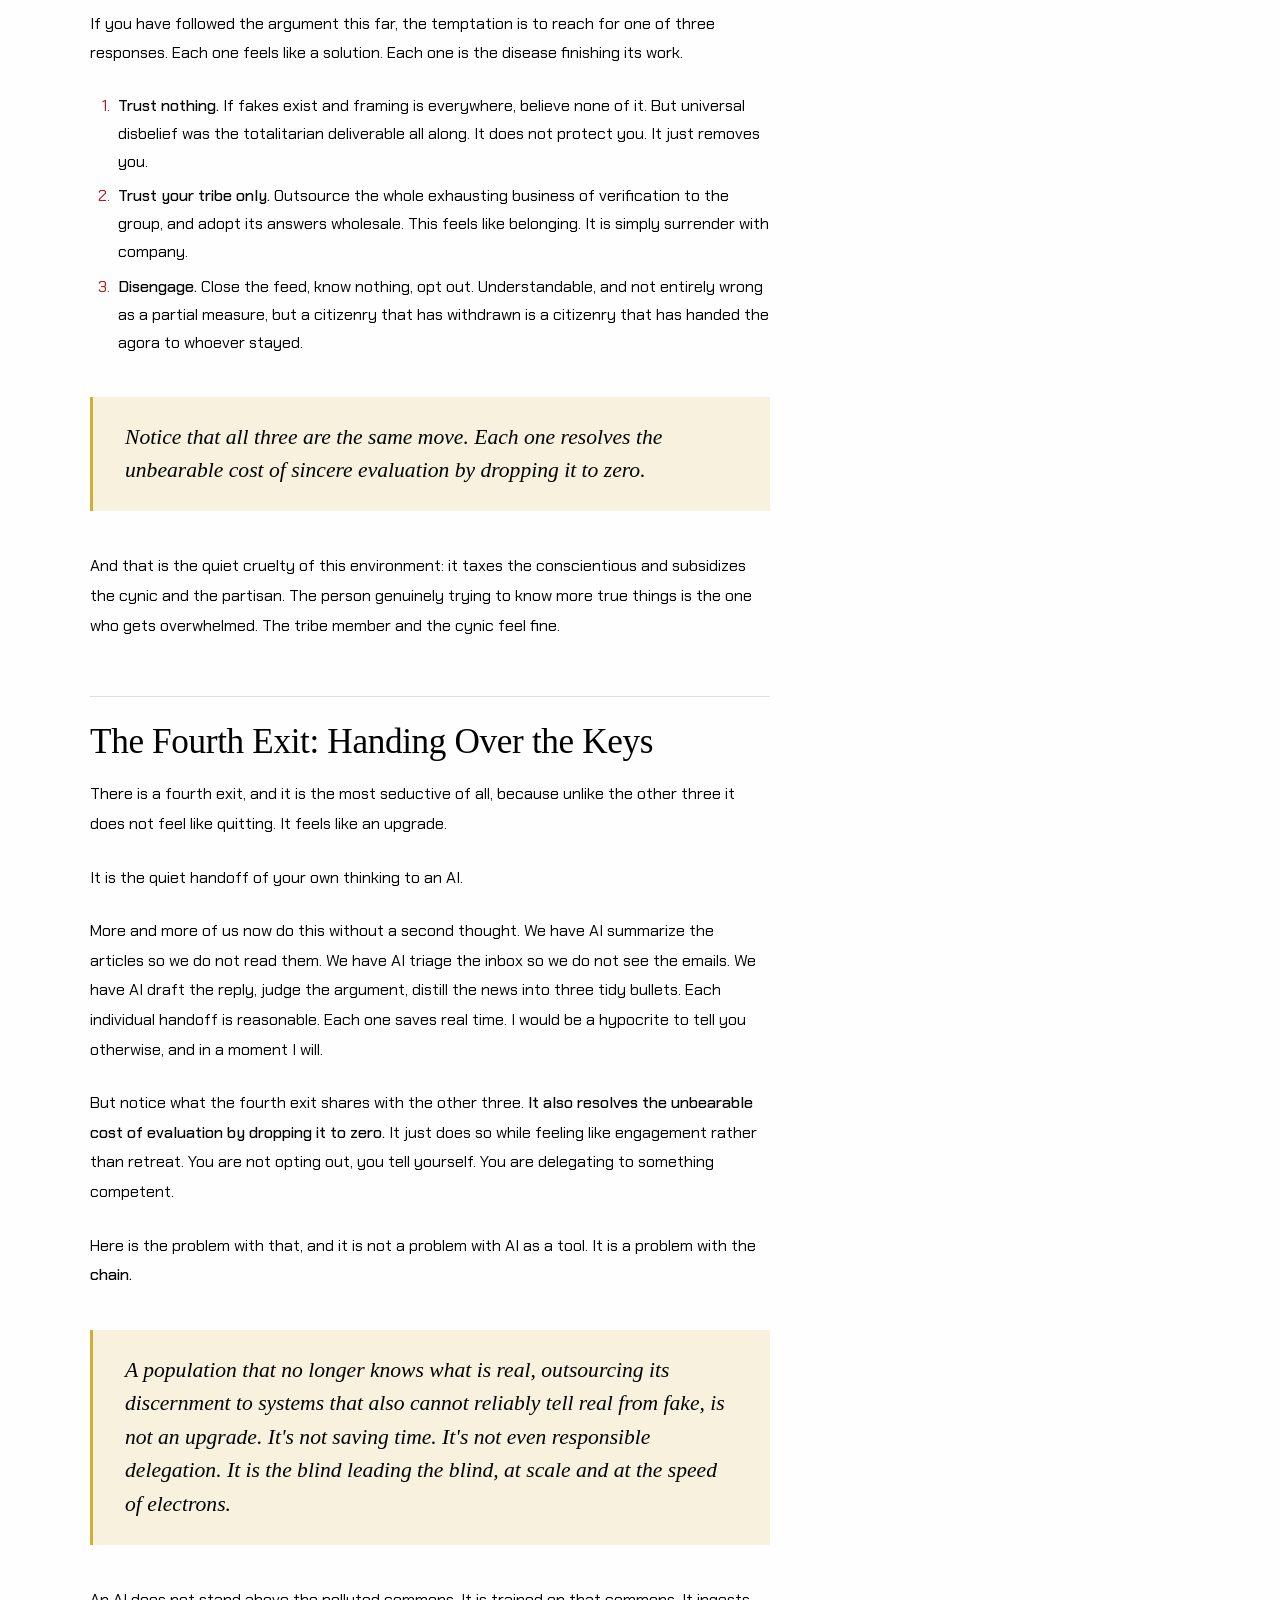
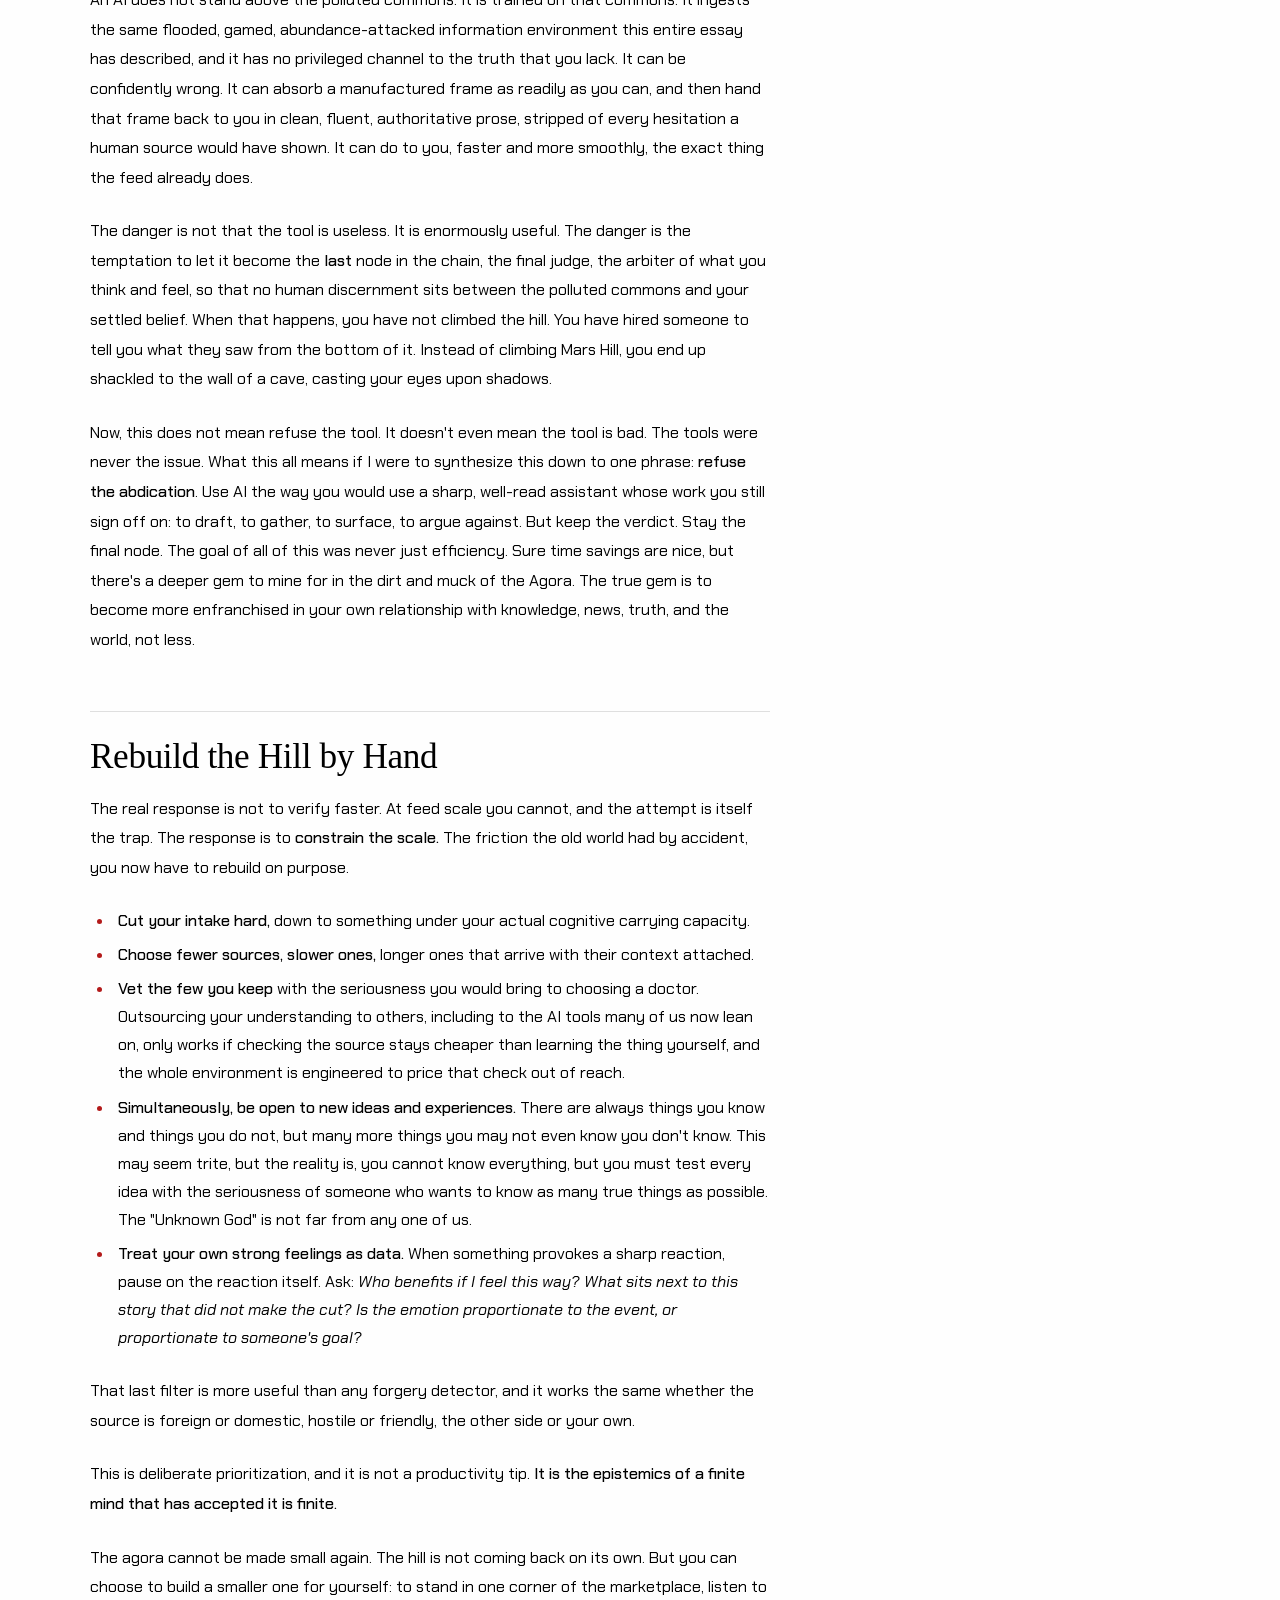
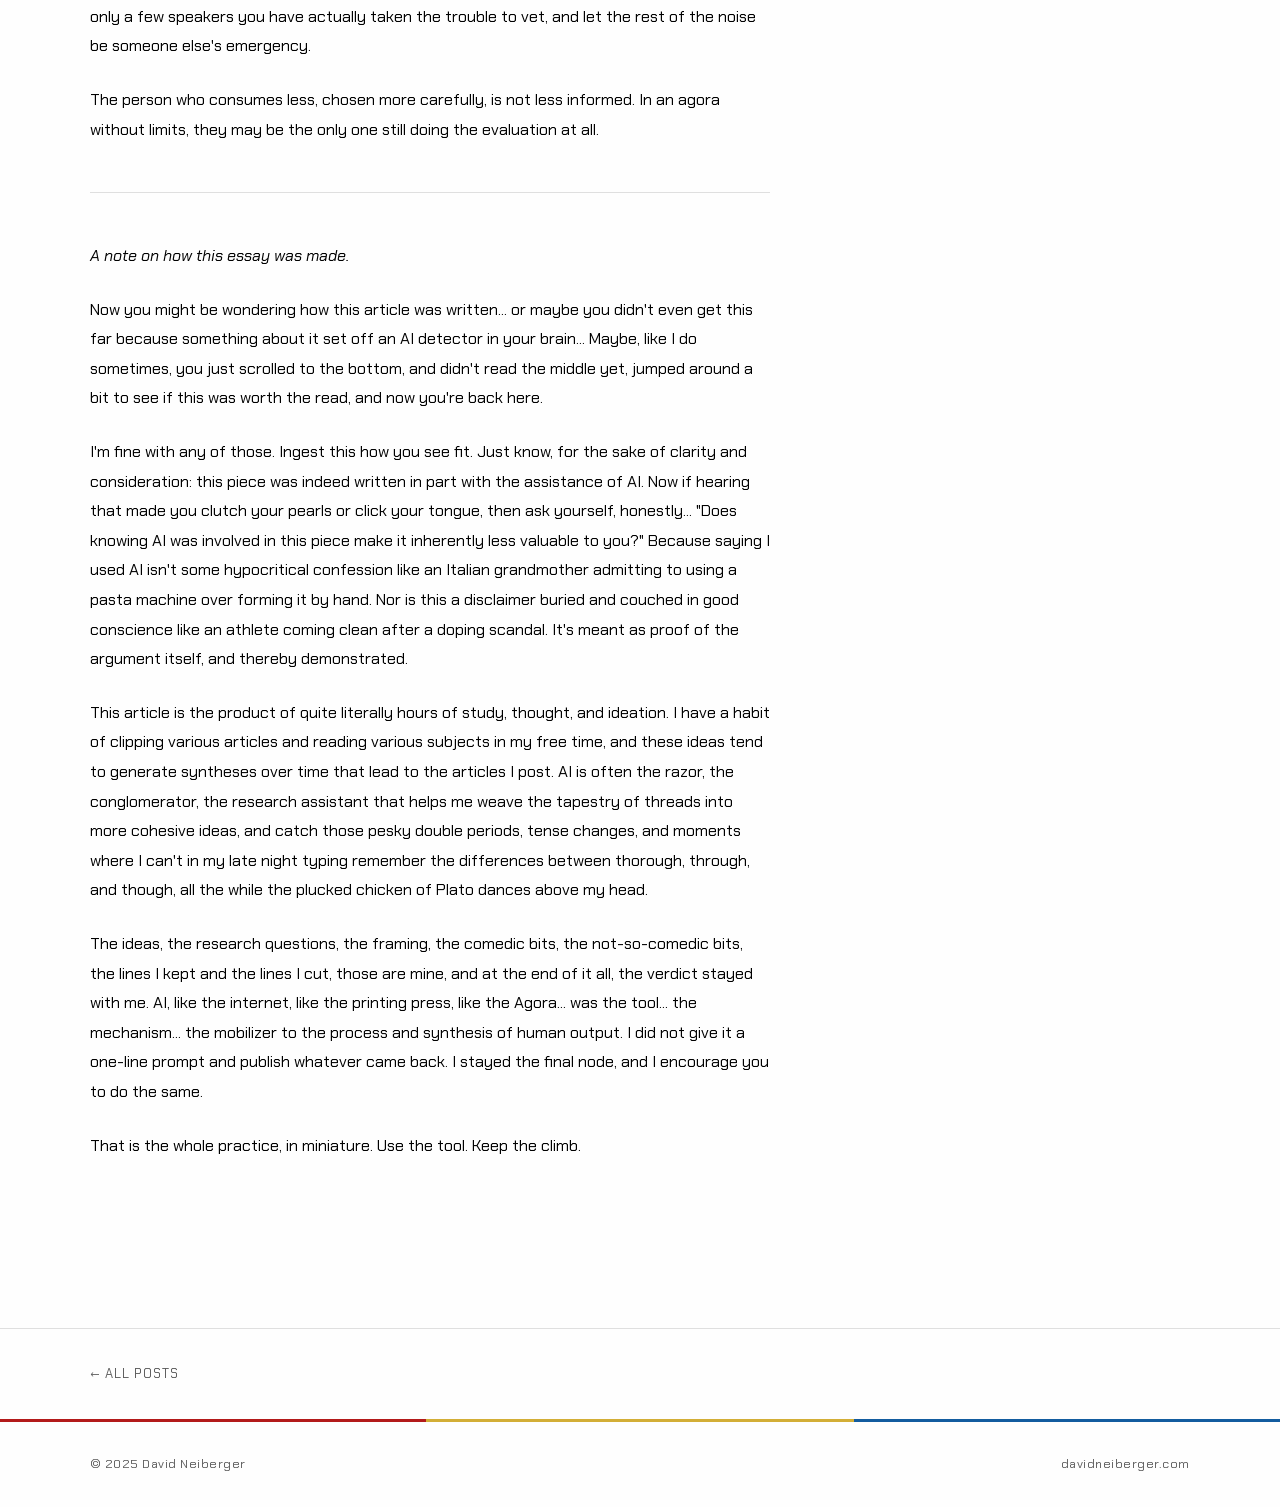
<file: blog/agora-without-limits.html>
<!DOCTYPE html>
<html lang="en">
<head>
  <meta charset="UTF-8" />
  <meta name="viewport" content="width=device-width, initial-scale=1.0" />
  <title>The Agora Without Limits | David Neiberger</title>
  <meta name="description" content="We pass from marketplace to verdict without climbing anything. An essay on friction, information abundance, and what we lost when we collapsed the hill between noise and judgment." />

  <!-- Favicon -->
  <link rel="icon" href="../favicon.svg" type="image/svg+xml" />

  <!-- Open Graph -->
  <meta property="og:type"        content="article" />
  <meta property="og:url"         content="https://davidneiberger.com/blog/agora-without-limits.html" />
  <meta property="og:title"       content="The Agora Without Limits | David Neiberger" />
  <meta property="og:description" content="We pass from marketplace to verdict without climbing anything. An essay on friction, information abundance, and what we lost when we collapsed the hill between noise and judgment." />
  <meta property="og:image"       content="https://davidneiberger.com/images/david-neiberger.jpg" />

  <!-- Twitter/X card -->
  <meta name="twitter:card"        content="summary_large_image" />
  <meta name="twitter:title"       content="The Agora Without Limits | David Neiberger" />
  <meta name="twitter:description" content="We pass from marketplace to verdict without climbing anything. An essay on friction, information abundance, and what we lost when we collapsed the hill." />
  <meta name="twitter:image"       content="https://davidneiberger.com/images/david-neiberger.jpg" />

  <link rel="preconnect" href="https://fonts.googleapis.com" />
  <link rel="preconnect" href="https://fonts.gstatic.com" crossorigin />
  <link href="https://fonts.googleapis.com/css2?family=Michroma&family=Chakra+Petch:wght@300;400;500;600&family=Old+Standard+TT:ital,wght@0,400;0,700;1,400&display=swap" rel="stylesheet" />

  <link rel="stylesheet" href="../style.css" />
</head>
<body>

  <!-- ─── NAV ─── -->
  <nav class="nav" id="nav">
    <a href="../index.html" class="nav__logo">DN</a>
    <ul class="nav__links">
      <li><a href="../index.html#work">Writing</a></li>
      <li><a href="index.html" class="nav__active">Blog</a></li>
      <li><a href="../works.html">Media</a></li>
      <li><a href="../index.html#about">About</a></li>
      <li><a href="../index.html#contact" class="nav__cta">Connect</a></li>
    </ul>
    <button class="nav__theme-toggle" id="theme-toggle" aria-label="Toggle light/dark mode">
      <svg class="theme-icon theme-icon--moon" width="16" height="16" viewBox="0 0 16 16" fill="none" aria-hidden="true">
        <path d="M14 10.5A6.5 6.5 0 0 1 5.5 2a6.5 6.5 0 1 0 8.5 8.5z" stroke="currentColor" stroke-width="1.5" stroke-linecap="round" stroke-linejoin="round"/>
      </svg>
      <svg class="theme-icon theme-icon--sun" width="16" height="16" viewBox="0 0 16 16" fill="none" aria-hidden="true">
        <circle cx="8" cy="8" r="2.75" stroke="currentColor" stroke-width="1.5"/>
        <path d="M8 1.5V3M8 13v1.5M1.5 8H3M13 8h1.5M3.4 3.4l1.07 1.07M11.53 11.53l1.07 1.07M3.4 12.6l1.07-1.07M11.53 4.47l1.07-1.07" stroke="currentColor" stroke-width="1.5" stroke-linecap="round"/>
      </svg>
    </button>
  </nav>

  <!-- ─── POST HEADER ─── -->
  <header class="post-header">
    <div class="container">
      <span class="post-header__label">Blog</span>
      <h1 class="post-header__title">The Agora Without Limits</h1>
      <p class="post-header__date">May 2026</p>
    </div>
  </header>

  <!-- ─── POST CONTENT ─── -->
  <main class="section">
    <div class="container">
      <div class="post-body">

        <p><em>Walk with me through Athens, twenty centuries ago.</em></p>

        <p>We start in the agora, the marketplace, the low and crowded heart of the city. It is loud. Vendors sell idols and charms. Money changes hands. Philosophers argue for whoever will stop and listen. Priests tend altars to a dozen gods, and, as one Saint Paul once noticed, one altar left blank and dedicated to a god still unknown. This is the place of buying, selling, gossip, and the latest thing.</p>

        <p>Now climb. Just to the northwest, up a steep outcrop of bare limestone, sits the Areopagus, Mars Hill. It is a different kind of place entirely. This is where the Council meets. This is where trials are held, where the gravest questions of law and bloodguilt and religion are weighed and a binding verdict is rendered. You do not wander onto the Areopagus the way you drift through the agora. When the philosophers wanted to examine Paul's strange new teaching, they did not debate him where they found him. They took him, and brought him up. You ascend to the Areopagus. The climb itself is the point.</p>

        <p>Two spaces, side by side. One for the noise of everyday life. One for judgment. And between them, a hill you had to deliberately climb.</p>

        <p><em>Now come back to today, and watch yourself move.</em></p>

        <p>You open your phone, flick past the 20 different notifications, and you open an app. You are on Facebook Marketplace, idly pricing a used couch. One thumb-swipe later you are on Amazon, comparing two brands of the same thing. You switch to TikTok or YouTube shorts... More swiping. Then a notification catches your eye. Another swipe and you are pulled into a vicious argument on X, or Reddit, about a war on the other side of the planet, an argument you will help judge, with a vote of sorts, by liking, sharing, or moving on. Then DoorDash sends you a notification, offering up a two for one pizza deal to satisfy your hunger for the evening.</p>

        <p>Notice what just happened. You passed from the marketplace to the seat of judgment <strong>without climbing anything.</strong> The agora and the Areopagus have been fused into one flat, frictionless surface. The place where you idle and the place where you render verdicts on what is true are now the same place, and there is no hill between them. You are free to traverse the planes with the flick of a finger.</p>

        <p>That missing hill... that missing friction... is what this essay is about.</p>

        <hr>

        <h2>The Marketplace Was Always Grubbier Than We Admit</h2>

        <p>We tell ourselves a comforting story about public discourse. We call it a marketplace of ideas, and we assume that in an open market the truth holds a structural advantage, because truth is consistent and useful and corresponds to reality, so given fair competition it tends to win. The truth shall set you free, right?</p>

        <p>Stand back in the agora for a moment and watch how a speaker actually wins the crowd.</p>

        <ul>
          <li>He wins on the cut of his voice, or his appearance.</li>
          <li>He wins on how many disciples stand visibly at his side.</li>
          <li>Another wins on the pull of an appeal to fear, or pride, or desire.</li>
          <li>Yet another wins on novelty, because the people there, by Luke's own account in Acts, spent their time on nothing so much as hearing and telling the latest thing.</li>
          <li>All the while a flock of goats fouls the street, and a man holds up a plucked chicken, shouting "Behold! This is Plato's man!" and you are not sure why.</li>
        </ul>

        <p>The agora was never a pure contest of merit. It was a fickle contest of merit tangled up with dirt, charisma, volume, status, stench, and spectacle, and everyone standing in it knew that.</p>

        <p>So know that the digital world did not corrupt a pure system. The marketplace of ideas was always this grubby. What the digital world did was something more specific, and more dangerous. It tore down the walls, removed the friction, collapsed the climb, and digitized the very thing every human relied on not only to be informed, but to know the truth.</p>

        <h2>The Old World Ran on Friction</h2>

        <p>The Athenian marketplace had natural limits, and none of them were designed by principle. They were just physics.</p>

        <ul>
          <li>A speaker could be in only one place at one time.</li>
          <li>The crowd was bounded by the size of the square and the carry of a human voice.</li>
          <li>A reputation was local and slow, so a charlatan's record eventually caught up with him in the one town where he worked.</li>
          <li>The supply of the latest thing was capped by how fast news could travel on foot or by ship.</li>
        </ul>

        <p>None of that was a safeguard anyone argued for. It was friction, and a strangely useful one. It held a corruptible system in a rough equilibrium that nobody had to maintain.</p>

        <blockquote>
          <p><strong>Friction was never a feature anyone designed. It was a cost of physics. And it turned out to be an unsung tool that was load-bearing and managing human thought, attention, and belief.</strong></p>
        </blockquote>

        <h3>Every leap forward has been a leap in friction removed</h3>

        <p>This is not the first time a technology has stripped friction out of the marketplace of ideas.</p>

        <ul>
          <li><strong>The printing press.</strong> Before Gutenberg, a book was copied by hand, slowly, by a few. After Gutenberg, ideas moved at the speed of a machine. The presses that put a Bible in every household made the Protestant Reformation possible, lit the fuse of revolutions, but also more sinisterly allowed darker ideas to flow: pamphlets calling for death, indoctrination manuals, racial propaganda, and so much more. Democratized print did not gently improve the world. It cracked it open. World-altering for good, and world-altering for harm, often in the same decade.</li>
          <li><strong>Radio and television.</strong> A single voice could now reach a nation at once, live. That voice could be a fireside chat steadying a frightened country, or it could be a regime broadcasting propaganda into every kitchen. The technology did not pick.</li>
          <li><strong>The internet, and now social media.</strong> The latest and largest leap. Every limit physics imposed on the agora removed at once, the only limit remaining being how many pixels of information you can encode on a screen.</li>
        </ul>

        <p>Notice two things about that history.</p>

        <p>First, <strong>powerful interests have always understood exactly what these leaps mean.</strong> Why else would totalitarian states race to seize the presses, the radio towers, and the broadcast booths in the first hours of a coup? Why else would nations build entire bodies of patent and copyright and IP law, in part to police who may copy and spread a printed idea? Everyone with something to protect grasped immediately that friction removed is power redistributed.</p>

        <p>Second, <strong>each leap was genuinely double-edged, and pretending otherwise is dishonest.</strong> The press that freed the reader also served the tyrant. So did the radio, the television, the magazine, the movie on the big screen. And now, so does the social media feed.</p>

        <p>Now to be fair, then, the digital agora of today has genuinely given us enormous good:</p>

        <ul>
          <li>It democratized communication, connection, and expertise.</li>
          <li>It let the specialist reach the person who needed her without a publisher's permission.</li>
          <li>It let those with disabilities work and earn money in ways they could never before.</li>
          <li>It routed around gatekeepers who had earned their irrelevance.</li>
          <li>It let people in distant lands find friendship and even love across the wires, servers, and networks.</li>
        </ul>

        <p>As a collective, we got a huge gain, and one that has added literal trillions of dollars of value to our world. We should not pretend this value add does not exist. But we got it in the same package as the darkness... the bloat of information... the collapse... and that collapse is what we have not yet learned to name.</p>

        <h2>The Problem: Lies in Abundance.</h2>

        <p>When people worry about the modern information environment, they usually worry about falsehood.</p>

        <ul>
          <li>Fake images of a favorite celebrity.</li>
          <li>An AI video of a dog pulling a baby off the train tracks.</li>
          <li>Invented news of a conflict across the globe.</li>
          <li>Misinformation about a product or a service.</li>
        </ul>

        <p>That worry is valid, and it should not be understated. Synthetic content slips past the ordinary sniff test more and more these days.</p>

        <p>But falsehood, surprisingly, is the <strong>smaller</strong> problem. It is only one of two failures running at once, and they are different failures that require different defenses.</p>

        <blockquote>
          <p><strong>The first failure is fabricated content: an event that did not happen, presented well enough to be believed.</strong></p>
          <p><strong>The second, and the more powerful: genuine content, selected and arranged to steer you.</strong></p>
        </blockquote>

        <p>Every fact accurate. Every source real. And the aggregate still bends your view, because the bending happens in what gets chosen, what gets omitted, what runs today and what stays buried, which true grievance gets the megaphone. A real local concern, amplified far past its natural reach by someone who benefits from your alarm, is not a lie. There is nothing for a fact-checker to catch. That is precisely what makes it the harder of the two to resist.</p>

        <p>Read the heading of this section again, and the double meaning hiding in it. Both failures, the fabricated and the curated, lie to you. But more than that, both lie in the same bed: a sheer abundance of content so vast that neither the fake nor the slant has to survive scrutiny, because scrutiny never arrives. Where the lies lie is the whole problem.</p>

        <h3>Why fakes poison even the truth</h3>

        <p>Here is the part that makes fabricated content dangerous in a way more complex than simple deception. Once everyone knows convincing fakes exist, the fake does not merely deceive the people who fall for it. <strong>It hands everyone else a reason to disbelieve something true.</strong></p>

        <p>The genuine recording, the factual statement, the real footage, the actual evidence now carries a built-in escape hatch.</p>

        <ul>
          <li><em>"That's AI."</em></li>
          <li><em>"That's propaganda."</em></li>
          <li><em>"That's probably fake."</em></li>
        </ul>

        <p>You no longer need to deploy a specific forgery to get the benefit. You only need forgery to be <strong>known to be possible.</strong></p>

        <p>The result is not a population that is fleeced or susceptible to believing false things (some percentage always have been). It is a population that has stopped believing it can know anything at all, which is a much older political technology. Totalitarian states throughout history understood it well. The mature goal of information control was never to make you believe the official lie. It was to bury you in so much contradictory material, true and false and unverifiable all at once, that the cost of finding the truth rose past what any normal person would pay, so you gave up and deferred to whoever held power.</p>

        <blockquote>
          <p><strong>Exhausted disbelief, not belief, was always the deliverable.</strong></p>
        </blockquote>

        <h2>We Are Wired for Story, and That Is the Hook</h2>

        <p>There is a reason all of this works on us so easily, and it is not stupidity.</p>

        <p>Humans are narrative creatures, living ever in the present, always judging the past and predicting the future. We do not store the world as a spreadsheet of facts. We store it as story: characters, conflict, motivation, arcs, intrigue, cause and effect, a villain and a stake and a thread. It is how we have always made sense of a chaotic world, and it is older than the agora by far.</p>

        <p>Social media is, at its core, a narrative engine. It takes the overwhelming noise of the world and compresses, distills, and serializes it into stories you can follow.</p>

        <ul>
          <li>Stories with recurring heroes and villains.</li>
          <li>Stories with cliffhangers, updated daily.</li>
          <li>Stories that cast <em>you</em> as a character, with a side to take.</li>
        </ul>

        <p>This is what makes the feed addictive in a way a raw firehose of data never could be. It is not capturing your attention. It is capturing your <strong>heart</strong>, by giving you an unfolding drama to be part of. And a frame, a slant, a manufactured outrage rides into your mind far more easily when it arrives wrapped in a good story than when it arrives as a bare claim. Like a long range missile, the narrative is the delivery vehicle. The payload is the belief, exploding on impact over a wide area of effect, all done from a console a continent away.</p>

        <h2>Your Brain Has a Carrying Capacity, and You Are Far Past It</h2>

        <p>There is a well-known ceiling on the number of stable relationships a person can maintain, because tracking a relationship has a fixed mental cost and attention is a fixed budget. Exceed the budget and the quality of every relationship degrades.</p>

        <p>Information works the same way. Evaluating a claim properly, sourcing it, placing it in context, weighing it, has a fixed cognitive cost. Attention is a fixed budget.</p>

        <p>The modern feed does not gently exceed that budget. It overruns it by orders of magnitude. And the failure mode is not that you miss some news. It is that every item gets processed far below the depth that evaluation requires, so your intake quietly shifts <strong>from evaluated to merely absorbed.</strong></p>

        <h3>How absorption actually works</h3>

        <p>Consider an ordinary day.</p>

        <p>You see ten short pieces of content all pointing the same direction about some group of people, a political entity, a company, a famous person, good or bad. Then you also see eleven clips all telling you an everyday product is secretly harming you. In the moment, you may dismiss each one of those inputs. <em>Not credible. An ad. Nonsense. Probably false.</em></p>

        <p>But here is the trap:</p>

        <ul>
          <li>Your mind stores the <strong>content</strong> of a claim far more durably than it stores the <strong>source</strong>, or the <strong>verdict</strong> you attached to it.</li>
          <li>A week later, the claim is still there, now merely familiar. The tag that said <em>you rejected this</em> has faded.</li>
          <li>And the brain treats familiarity as a rough proxy for truth, because for most of human history, hearing a claim repeatedly from many people genuinely did mean independent corroboration.</li>
        </ul>

        <p>That instinct was sound in a small world. It is broken in a world where a single actor can manufacture the <em>experience</em> of repetition at will.</p>

        <blockquote>
          <p><strong>You did not hear it from eleven witnesses. You received eleven exposures to one frame. The machinery that estimates truth cannot tell the difference, because it was never built to.</strong></p>
        </blockquote>

        <p>This is why volume is the weapon, and why short-form content is structurally more potent than long. Long-form arrives with its own context: the argument, the caveats, the visible reasoning, all encoded alongside the claim. Short-form strips the claim bare and delivers it at scale. It does not persuade you through an argument you could resist. It conditions a belief through repetition you largely cannot, because the conditioning finishes after the content is already gone.</p>

        <h2>The Hill We Collapsed</h2>

        <p>If ideas competed purely on merit, truth's consistency would be its home-field advantage. But once attention is the scarce resource, ideas do not compete on merit. They compete for <strong>salience</strong>. And salience is won by emotional charge, by repetition, and by sheer production volume, none of which track truth, and one of which can simply be bought.</p>

        <p>So an actor with resources does not enter the market and win on the quality of an idea. They flood the market and change its weighting. Truth's advantage only pays out under sustained scrutiny, and sustained scrutiny is exactly the thing that abundance makes too expensive to perform.</p>

        <p>And this is where the missing hill finally matters.</p>

        <p>The old world kept the agora and the Areopagus apart. There was a place for noise, and a separate, elevated place for judgment, with a climb between them. The climb was friction, and the friction meant that rendering a verdict was a deliberate act, performed by people who had stood up and ascended to do it.</p>

        <p>We have collapsed that. We now pass judgment, by share and vote and verdict, from inside the marketplace itself, mid-scroll, between a couch listing and a checkout cart. <strong>The seat of judgment has been dragged down into the noise.</strong></p>

        <p>That is the real casualty of the collapse. Not the marketplace, which was always grubby and always survived being grubby, but judgment itself: the separate, deliberate, transcendent act of weighing a thing before believing it. We did not lose the agora. We lost the climb that kept the agora honest.</p>

        <h2>What to Do: Three Exits That Only Look Like Doors</h2>

        <p>If you have followed the argument this far, the temptation is to reach for one of three responses. Each one feels like a solution. Each one is the disease finishing its work.</p>

        <ol>
          <li><strong>Trust nothing.</strong> If fakes exist and framing is everywhere, believe none of it. But universal disbelief was the totalitarian deliverable all along. It does not protect you. It just removes you.</li>
          <li><strong>Trust your tribe only.</strong> Outsource the whole exhausting business of verification to the group, and adopt its answers wholesale. This feels like belonging. It is simply surrender with company.</li>
          <li><strong>Disengage.</strong> Close the feed, know nothing, opt out. Understandable, and not entirely wrong as a partial measure, but a citizenry that has withdrawn is a citizenry that has handed the agora to whoever stayed.</li>
        </ol>

        <blockquote>
          <p><strong>Notice that all three are the same move. Each one resolves the unbearable cost of sincere evaluation by dropping it to zero.</strong></p>
        </blockquote>

        <p>And that is the quiet cruelty of this environment: it taxes the conscientious and subsidizes the cynic and the partisan. The person genuinely trying to know more true things is the one who gets overwhelmed. The tribe member and the cynic feel fine.</p>

        <h2>The Fourth Exit: Handing Over the Keys</h2>

        <p>There is a fourth exit, and it is the most seductive of all, because unlike the other three it does not feel like quitting. It feels like an upgrade.</p>

        <p>It is the quiet handoff of your own thinking to an AI.</p>

        <p>More and more of us now do this without a second thought. We have AI summarize the articles so we do not read them. We have AI triage the inbox so we do not see the emails. We have AI draft the reply, judge the argument, distill the news into three tidy bullets. Each individual handoff is reasonable. Each one saves real time. I would be a hypocrite to tell you otherwise, and in a moment I will.</p>

        <p>But notice what the fourth exit shares with the other three. <strong>It also resolves the unbearable cost of evaluation by dropping it to zero.</strong> It just does so while feeling like engagement rather than retreat. You are not opting out, you tell yourself. You are delegating to something competent.</p>

        <p>Here is the problem with that, and it is not a problem with AI as a tool. It is a problem with the <strong>chain.</strong></p>

        <blockquote>
          <p><strong>A population that no longer knows what is real, outsourcing its discernment to systems that also cannot reliably tell real from fake, is not an upgrade. It's not saving time. It's not even responsible delegation. It is the blind leading the blind, at scale and at the speed of electrons.</strong></p>
        </blockquote>

        <p>An AI does not stand above the polluted commons. It is trained on that commons. It ingests the same flooded, gamed, abundance-attacked information environment this entire essay has described, and it has no privileged channel to the truth that you lack. It can be confidently wrong. It can absorb a manufactured frame as readily as you can, and then hand that frame back to you in clean, fluent, authoritative prose, stripped of every hesitation a human source would have shown. It can do to you, faster and more smoothly, the exact thing the feed already does.</p>

        <p>The danger is not that the tool is useless. It is enormously useful. The danger is the temptation to let it become the <strong>last</strong> node in the chain, the final judge, the arbiter of what you think and feel, so that no human discernment sits between the polluted commons and your settled belief. When that happens, you have not climbed the hill. You have hired someone to tell you what they saw from the bottom of it. Instead of climbing Mars Hill, you end up shackled to the wall of a cave, casting your eyes upon shadows.</p>

        <p>Now, this does not mean refuse the tool. It doesn't even mean the tool is bad. The tools were never the issue. What this all means if I were to synthesize this down to one phrase: <strong>refuse the abdication</strong>. Use AI the way you would use a sharp, well-read assistant whose work you still sign off on: to draft, to gather, to surface, to argue against. But keep the verdict. Stay the final node. The goal of all of this was never just efficiency. Sure time savings are nice, but there's a deeper gem to mine for in the dirt and muck of the Agora. The true gem is to become more enfranchised in your own relationship with knowledge, news, truth, and the world, not less.</p>

        <h2>Rebuild the Hill by Hand</h2>

        <p>The real response is not to verify faster. At feed scale you cannot, and the attempt is itself the trap. The response is to <strong>constrain the scale.</strong> The friction the old world had by accident, you now have to rebuild on purpose.</p>

        <ul>
          <li><strong>Cut your intake hard,</strong> down to something under your actual cognitive carrying capacity.</li>
          <li><strong>Choose fewer sources, slower ones,</strong> longer ones that arrive with their context attached.</li>
          <li><strong>Vet the few you keep</strong> with the seriousness you would bring to choosing a doctor. Outsourcing your understanding to others, including to the AI tools many of us now lean on, only works if checking the source stays cheaper than learning the thing yourself, and the whole environment is engineered to price that check out of reach.</li>
          <li><strong>Simultaneously, be open to new ideas and experiences.</strong> There are always things you know and things you do not, but many more things you may not even know you don't know. This may seem trite, but the reality is, you cannot know everything, but you must test every idea with the seriousness of someone who wants to know as many true things as possible. The "Unknown God" is not far from any one of us.</li>
          <li><strong>Treat your own strong feelings as data.</strong> When something provokes a sharp reaction, pause on the reaction itself. Ask: <em>Who benefits if I feel this way? What sits next to this story that did not make the cut? Is the emotion proportionate to the event, or proportionate to someone's goal?</em></li>
        </ul>

        <p>That last filter is more useful than any forgery detector, and it works the same whether the source is foreign or domestic, hostile or friendly, the other side or your own.</p>

        <p>This is deliberate prioritization, and it is not a productivity tip. <strong>It is the epistemics of a finite mind that has accepted it is finite.</strong></p>

        <p>The agora cannot be made small again. The hill is not coming back on its own. But you can choose to build a smaller one for yourself: to stand in one corner of the marketplace, listen to only a few speakers you have actually taken the trouble to vet, and let the rest of the noise be someone else's emergency.</p>

        <p>The person who consumes less, chosen more carefully, is not less informed. In an agora without limits, they may be the only one still doing the evaluation at all.</p>

        <hr>

        <p><em>A note on how this essay was made.</em></p>

        <p>Now you might be wondering how this article was written... or maybe you didn't even get this far because something about it set off an AI detector in your brain... Maybe, like I do sometimes, you just scrolled to the bottom, and didn't read the middle yet, jumped around a bit to see if this was worth the read, and now you're back here.</p>

        <p>I'm fine with any of those. Ingest this how you see fit. Just know, for the sake of clarity and consideration: this piece was indeed written in part with the assistance of AI. Now if hearing that made you clutch your pearls or click your tongue, then ask yourself, honestly... "Does knowing AI was involved in this piece make it inherently less valuable to you?" Because saying I used AI isn't some hypocritical confession like an Italian grandmother admitting to using a pasta machine over forming it by hand. Nor is this a disclaimer buried and couched in good conscience like an athlete coming clean after a doping scandal. It's meant as proof of the argument itself, and thereby demonstrated.</p>

        <p>This article is the product of quite literally hours of study, thought, and ideation. I have a habit of clipping various articles and reading various subjects in my free time, and these ideas tend to generate syntheses over time that lead to the articles I post. AI is often the razor, the conglomerator, the research assistant that helps me weave the tapestry of threads into more cohesive ideas, and catch those pesky double periods, tense changes, and moments where I can't in my late night typing remember the differences between thorough, through, and though, all the while the plucked chicken of Plato dances above my head.</p>

        <p>The ideas, the research questions, the framing, the comedic bits, the not-so-comedic bits, the lines I kept and the lines I cut, those are mine, and at the end of it all, the verdict stayed with me. AI, like the internet, like the printing press, like the Agora... was the tool... the mechanism... the mobilizer to the process and synthesis of human output. I did not give it a one-line prompt and publish whatever came back. I stayed the final node, and I encourage you to do the same.</p>

        <p>That is the whole practice, in miniature. Use the tool. Keep the climb.</p>

      </div>
    </div>
  </main>

  <!-- ─── BACK LINK ─── -->
  <div class="post-back">
    <div class="container">
      <a href="index.html" class="post-back__link">← All Posts</a>
    </div>
  </div>

  <!-- ─── FOOTER ─── -->
  <footer class="footer">
    <div class="container">
      <p>© 2025 David Neiberger</p>
      <p>davidneiberger.com</p>
    </div>
  </footer>

  <script src="../main.js"></script>
</body>
</html>
</file>
<file: style.css>
/* ────────────────────────────────────────────────────────────
   TOKENS
──────────────────────────────────────────────────────────── */
:root {
  --bg:         #fefefe;
  --bg-raised:  #f5f4f0;
  --border:     rgba(0, 0, 0, 0.12);
  --text:       #000000;
  --text-muted: #5c5c5c;

  /* Brand palette */
  --blue:     #135c9f;
  --red:      #b31a1a;
  --gold:     #d3ae36;
  --gold-ink: #8a6d1c;   /* gold darkened enough to read on light bg */

  --accent:     var(--blue);   /* primary interactive color */
  --accent-dim: rgba(19, 92, 159, 0.07);
  --red-dim:    rgba(179, 26, 26, 0.07);
  --gold-dim:   rgba(211, 174, 54, 0.16);

  /* Signature tricolor stripe — red / gold / blue */
  --tricolor: linear-gradient(
    90deg,
    var(--red)  0    33.33%,
    var(--gold) 33.33% 66.66%,
    var(--blue) 66.66% 100%
  );

  /* Internal: used to patch hardcoded bg values in nav + filter bar */
  --nav-scrolled-bg:  rgba(254, 254, 254, 0.88);
  --filter-bar-bg:    rgba(254, 254, 254, 0.92);

  --font-display: 'Michroma', 'Arial Black', sans-serif;
  --font-body:    'Chakra Petch', system-ui, sans-serif;
  --font-serif:   'Old Standard TT', Georgia, serif;

  --ease: cubic-bezier(0.16, 1, 0.3, 1);
  --nav-h: 64px;
}

/* ────────────────────────────────────────────────────────────
   RESET & BASE
──────────────────────────────────────────────────────────── */
*, *::before, *::after {
  box-sizing: border-box;
  margin: 0;
  padding: 0;
}

html {
  scroll-behavior: smooth;
  -webkit-font-smoothing: antialiased;
}

body {
  background-color: var(--bg);
  color: var(--text);
  font-family: var(--font-body);
  font-size: clamp(15px, 1.1vw, 17px);
  font-weight: 400;
  line-height: 1.7;
  overflow-x: hidden;
}

/* Signature tricolor bar pinned to the very top of every page */
body::before {
  content: '';
  position: fixed;
  inset: 0 0 auto;
  height: 4px;
  background: var(--tricolor);
  z-index: 200;
  pointer-events: none;
}

::selection {
  background: var(--gold);
  color: #000000;
}

a {
  color: inherit;
  text-decoration: none;
}

ul {
  list-style: none;
}

img, svg {
  display: block;
}

/* ────────────────────────────────────────────────────────────
   LAYOUT UTILITIES
──────────────────────────────────────────────────────────── */
.container {
  width: min(1100px, 100% - 3rem);
  margin-inline: auto;
}

.section {
  padding-block: clamp(5rem, 12vw, 9rem);
}

/* ────────────────────────────────────────────────────────────
   NAV
──────────────────────────────────────────────────────────── */
.nav {
  position: fixed;
  inset: 0 0 auto;
  height: var(--nav-h);
  z-index: 100;
  display: flex;
  align-items: center;
  justify-content: space-between;
  padding-inline: clamp(1.5rem, 5vw, 3.5rem);
  transition: background 0.4s var(--ease), backdrop-filter 0.4s var(--ease);
}

.nav.scrolled {
  background: var(--nav-scrolled-bg);
  backdrop-filter: blur(14px);
  -webkit-backdrop-filter: blur(14px);
  border-bottom: 1px solid var(--border);
}

.nav__logo {
  font-family: var(--font-display);
  font-size: 1rem;
  font-weight: 400;
  letter-spacing: 0.06em;
  color: var(--red);
  transition: opacity 0.2s;
}
.nav__logo:hover { opacity: 0.7; }

.nav__links {
  display: flex;
  align-items: center;
  gap: clamp(0.75rem, 2.5vw, 2.5rem);
}

.nav__links a {
  font-size: clamp(0.6rem, 1.1vw, 0.82rem);
  font-weight: 400;
  letter-spacing: 0.1em;
  text-transform: uppercase;
  color: var(--text-muted);
  transition: color 0.2s;
}
.nav__links a:hover { color: var(--text); }

.nav__cta {
  border: 1px solid var(--red);
  padding: 0.45em clamp(0.5em, 1.5vw, 1.1em);
  border-radius: 0;
  color: var(--text) !important;
  transition: background 0.2s, border-color 0.2s !important;
}
.nav__cta:hover {
  background: var(--red-dim);
  border-color: var(--red) !important;
}

/* ────────────────────────────────────────────────────────────
   HERO
──────────────────────────────────────────────────────────── */
.hero {
  position: relative;
  min-height: 100svh;
  display: flex;
  align-items: center;
  padding-inline: clamp(1.5rem, 5vw, 3.5rem);
  overflow: hidden;
}

.hero__inner {
  position: relative;
  z-index: 2;
  padding-top: var(--nav-h);
  max-width: 820px;
  opacity: 0;
  animation: fadeUp 1s var(--ease) 0.2s forwards;
}

.hero__label {
  font-size: 0.78rem;
  font-weight: 500;
  letter-spacing: 0.18em;
  text-transform: uppercase;
  color: var(--red);
  margin-bottom: 1.5rem;
}
.hero__label::before {
  content: '';
  display: inline-block;
  width: 2.5rem;
  height: 3px;
  background: var(--gold);
  margin-right: 1rem;
  vertical-align: middle;
}

.hero__name {
  font-family: var(--font-display);
  font-size: clamp(2.4rem, 6.5vw, 6rem);
  font-weight: 400;
  line-height: 1.08;
  letter-spacing: 0.01em;
  text-transform: uppercase;
  color: var(--text);
  margin-bottom: 2rem;
}
.hero__name::after {
  content: '.';
  color: var(--red);
}

.hero__sub {
  font-size: clamp(1rem, 1.4vw, 1.15rem);
  color: var(--text-muted);
  max-width: 480px;
  margin-bottom: 3.5rem;
  line-height: 1.65;
}

.hero__scroll {
  display: inline-flex;
  align-items: center;
  gap: 0.6em;
  font-size: 0.82rem;
  font-weight: 400;
  letter-spacing: 0.08em;
  text-transform: uppercase;
  color: var(--text-muted);
  border-bottom: 1px solid var(--border);
  padding-bottom: 0.35em;
  transition: color 0.2s, border-color 0.2s;
}
.hero__scroll:hover {
  color: var(--accent);
  border-color: var(--accent);
}
.hero__scroll svg {
  transition: transform 0.3s var(--ease);
}
.hero__scroll:hover svg {
  transform: translateY(3px);
}

/* Large background monogram — outlined in gold */
.hero__bg-text {
  position: absolute;
  right: -0.05em;
  bottom: -0.1em;
  font-family: var(--font-display);
  font-size: clamp(11rem, 22vw, 24rem);
  font-weight: 400;
  color: transparent;
  -webkit-text-stroke: 1.5px rgba(211, 174, 54, 0.65);
  line-height: 1;
  user-select: none;
  pointer-events: none;
  z-index: 1;
}

/* ────────────────────────────────────────────────────────────
   SECTION HEADERS
──────────────────────────────────────────────────────────── */
.section__header {
  display: flex;
  align-items: baseline;
  gap: 1.25rem;
  margin-bottom: 3.5rem;
  padding-bottom: 1.5rem;
  border-bottom: 3px solid;
  border-image: var(--tricolor) 1;
}

.section__num {
  font-family: var(--font-display);
  font-size: 0.72rem;
  font-weight: 400;
  color: var(--red);
  letter-spacing: 0.12em;
}

/* Cycle the brand palette through section numbers: 01 red, 02 gold, 03 blue */
.about   .section__num { color: var(--gold-ink); }
.contact .section__num { color: var(--blue); }

.section__title {
  font-family: var(--font-display);
  font-size: clamp(1.3rem, 2.8vw, 2rem);
  font-weight: 400;
  letter-spacing: 0.04em;
  text-transform: uppercase;
  line-height: 1.1;
}

/* ────────────────────────────────────────────────────────────
   WORK LIST
──────────────────────────────────────────────────────────── */
.work__list {
  display: flex;
  flex-direction: column;
}

.work__item {
  border-bottom: 1px solid var(--border);
  opacity: 0;
  animation: fadeUp 0.7s var(--ease) forwards;
}

.work__item:nth-child(1) { animation-delay: 0.1s; }
.work__item:nth-child(2) { animation-delay: 0.2s; }
.work__item:nth-child(3) { animation-delay: 0.3s; }
.work__item:nth-child(4) { animation-delay: 0.4s; }

.work__link {
  display: grid;
  grid-template-columns: 1fr auto;
  grid-template-rows: auto auto;
  column-gap: 2rem;
  padding: 2rem 0;
  transition: background 0.2s;
  position: relative;
}
.work__link::before {
  content: '';
  position: absolute;
  inset: 0 -1.5rem;
  background: var(--accent-dim);
  opacity: 0;
  transition: opacity 0.25s;
  border-radius: 0;
}
.work__link:hover::before { opacity: 1; }

.work__meta {
  grid-column: 1;
  grid-row: 1;
  display: flex;
  align-items: center;
  gap: 1rem;
  margin-bottom: 0.5rem;
}

.work__tag {
  font-size: 0.72rem;
  font-weight: 500;
  letter-spacing: 0.12em;
  text-transform: uppercase;
  color: var(--gold-ink);
}

.work__year {
  font-size: 0.72rem;
  color: var(--text-muted);
  letter-spacing: 0.06em;
}

.work__title {
  grid-column: 1;
  grid-row: 2;
  font-family: var(--font-body);
  font-size: clamp(1.15rem, 2.2vw, 1.55rem);
  font-weight: 600;
  line-height: 1.25;
  margin-bottom: 0.5rem;
  transition: color 0.2s;
}
.work__link:hover .work__title { color: var(--accent); }

.work__desc {
  grid-column: 1;
  grid-row: 3;
  font-size: 0.88rem;
  color: var(--text-muted);
  max-width: 600px;
  line-height: 1.6;
}

.work__arrow {
  grid-column: 2;
  grid-row: 1 / 4;
  align-self: center;
  font-size: 1.4rem;
  color: var(--text-muted);
  transition: color 0.2s, transform 0.25s var(--ease);
}
.work__link:hover .work__arrow {
  color: var(--accent);
  transform: translate(3px, -3px);
}

/* Placeholder item — not a link */
.work__link--inert {
  cursor: default;
  opacity: 0.4;
}
.work__link--inert::before { display: none; }

/* ────────────────────────────────────────────────────────────
   ABOUT
──────────────────────────────────────────────────────────── */
.about {
  background: var(--bg-raised);
}

.about__grid {
  display: grid;
  grid-template-columns: 300px 1fr;
  gap: clamp(3rem, 6vw, 6rem);
  align-items: start;
}

/* Photo column */
.about__photo-col {
  position: sticky;
  top: calc(var(--nav-h) + 2rem);
}

.about__photo {
  width: 100%;
  aspect-ratio: 3 / 4;
  object-fit: cover;
  object-position: center top;
  display: block;
  filter: grayscale(100%);
  border: 1px solid var(--text);
  box-shadow: 12px 12px 0 var(--gold);
}

/* Content column */
.about__content {
  display: flex;
  flex-direction: column;
  gap: 3rem;
}

.about__body p {
  margin-bottom: 1.2rem;
}

.about__lead {
  font-family: var(--font-serif);
  font-size: clamp(1.3rem, 2.3vw, 1.75rem);
  font-weight: 400;
  line-height: 1.4;
  color: var(--text);
  margin-bottom: 1.8rem !important;
}

.about__body p:not(.about__lead) {
  color: var(--text-muted);
  font-size: 0.95rem;
}

/* Blocks grid (expertise, experience, etc.) */
.about__blocks {
  display: grid;
  grid-template-columns: 1fr 1fr;
  gap: 2.5rem;
  padding-top: 0.5rem;
  border-top: 1px solid var(--border);
}

.about__block h4 {
  font-size: 0.72rem;
  font-weight: 500;
  letter-spacing: 0.14em;
  text-transform: uppercase;
  color: var(--red);
  margin-bottom: 0.9rem;
}

.about__block li {
  font-size: 0.88rem;
  color: var(--text-muted);
  padding: 0.3rem 0;
  border-bottom: 1px solid var(--border);
  line-height: 1.5;
}
.about__block li:last-child { border-bottom: none; }

.about__company {
  display: block;
  font-size: 0.75rem;
  color: var(--blue);
  margin-top: 0.15rem;
  letter-spacing: 0.04em;
}

/* ────────────────────────────────────────────────────────────
   CONTACT
──────────────────────────────────────────────────────────── */
.contact__inner {
  display: flex;
  flex-direction: column;
  align-items: flex-start;
  gap: 1.2rem;
}

.contact__headline {
  font-family: var(--font-display);
  font-size: clamp(1.9rem, 4.8vw, 4.2rem);
  font-weight: 400;
  line-height: 1.1;
  letter-spacing: 0.02em;
  text-transform: uppercase;
}

.contact__sub {
  font-size: 0.95rem;
  color: var(--text-muted);
  max-width: 400px;
  line-height: 1.65;
}

.contact__btn {
  display: inline-flex;
  align-items: center;
  gap: 0.5em;
  margin-top: 0.75rem;
  padding: 0.85em 2em;
  background: var(--red);
  color: var(--bg);
  font-size: 0.82rem;
  font-weight: 500;
  letter-spacing: 0.1em;
  text-transform: uppercase;
  border-radius: 0;
  transition: background 0.2s, transform 0.2s var(--ease);
}
.contact__btn:hover {
  background: var(--blue);
  transform: translateY(-1px);
}

/* ────────────────────────────────────────────────────────────
   FOOTER
──────────────────────────────────────────────────────────── */
.footer {
  padding-block: 2rem;
  border-top: 3px solid;
  border-image: var(--tricolor) 1;
}

.footer .container {
  display: flex;
  justify-content: space-between;
  align-items: center;
}

.footer p {
  font-size: 0.78rem;
  color: var(--text-muted);
  letter-spacing: 0.04em;
}

/* ────────────────────────────────────────────────────────────
   NAV ACTIVE STATE (works.html)
──────────────────────────────────────────────────────────── */
.nav__active {
  color: var(--accent) !important;
}

/* ────────────────────────────────────────────────────────────
   PAGE HEADER (works.html)
──────────────────────────────────────────────────────────── */
.page-header {
  padding-top: calc(var(--nav-h) + clamp(4rem, 8vw, 7rem));
  padding-bottom: clamp(3rem, 6vw, 5rem);
  padding-inline: clamp(1.5rem, 5vw, 3.5rem);
  opacity: 0;
  animation: fadeUp 1s var(--ease) 0.15s forwards;
}

.page-header__title {
  font-family: var(--font-display);
  font-size: clamp(2.2rem, 6vw, 5.2rem);
  font-weight: 400;
  line-height: 1.08;
  letter-spacing: 0.01em;
  text-transform: uppercase;
  color: var(--text);
  margin-top: 1.5rem;
}

/* ────────────────────────────────────────────────────────────
   WORKS FILTER BAR
──────────────────────────────────────────────────────────── */
.works-filters {
  border-bottom: 1px solid var(--border);
  padding-block: 1.25rem;
  position: sticky;
  top: var(--nav-h);
  z-index: 50;
  background: var(--filter-bar-bg);
  backdrop-filter: blur(12px);
  -webkit-backdrop-filter: blur(12px);
}

.works-filters__inner {
  display: flex;
  gap: 0.5rem;
}

.works-filter-btn {
  background: none;
  border: 1px solid transparent;
  color: var(--text-muted);
  font-family: var(--font-body);
  font-size: 0.78rem;
  font-weight: 400;
  letter-spacing: 0.1em;
  text-transform: uppercase;
  padding: 0.4em 1em;
  border-radius: 0;
  cursor: pointer;
  transition: color 0.2s, border-color 0.2s, background 0.2s;
}

.works-filter-btn:hover {
  color: var(--text);
  border-color: var(--border);
}

.works-filter-btn.is-active {
  color: var(--accent);
  border-color: var(--accent);
  background: var(--accent-dim);
}

/* ────────────────────────────────────────────────────────────
   WORKS GRID
──────────────────────────────────────────────────────────── */
.works-section {
  padding-block: clamp(3rem, 6vw, 5rem);
}

.works-grid {
  display: grid;
  grid-template-columns: repeat(3, 1fr);
  gap: 2rem;
}

.works-card {
  border: 1px solid var(--border);
  border-top: 3px solid var(--accent);
  border-radius: 0;
  overflow: hidden;
  opacity: 0;
  animation: fadeUp 0.6s var(--ease) forwards;
}

/* Top strip color keyed to content type: video blue, social red, article gold */
.works-card[data-type="video"]   { border-top-color: var(--blue); }
.works-card[data-type="social"]  { border-top-color: var(--red); }
.works-card[data-type="article"] { border-top-color: var(--gold); }

.works-card:nth-child(1) { animation-delay: 0.05s; }
.works-card:nth-child(2) { animation-delay: 0.12s; }
.works-card:nth-child(3) { animation-delay: 0.19s; }
.works-card:nth-child(4) { animation-delay: 0.26s; }
.works-card:nth-child(5) { animation-delay: 0.33s; }
.works-card:nth-child(6) { animation-delay: 0.40s; }
.works-card:nth-child(7) { animation-delay: 0.47s; }

.works-card--wide {
  grid-column: span 2;
}

.works-card__link {
  display: flex;
  flex-direction: column;
  height: 100%;
  position: relative;
  transition: background 0.2s;
}

.works-card__link::before {
  content: '';
  position: absolute;
  inset: 0;
  background: var(--accent-dim);
  opacity: 0;
  transition: opacity 0.25s;
  pointer-events: none;
}

.works-card__link:hover::before { opacity: 1; }

/* Media area */
.works-card__media {
  position: relative;
  aspect-ratio: 16 / 9;
  overflow: hidden;
  background: var(--bg-raised);
}

.works-card__img {
  width: 100%;
  height: 100%;
  object-fit: cover;
  display: block;
  transition: transform 0.5s var(--ease);
  filter: grayscale(20%);
}

.works-card__link:hover .works-card__img {
  transform: scale(1.03);
}

/* Placeholder for cards without images yet */
.works-card__placeholder {
  width: 100%;
  height: 100%;
  background: linear-gradient(135deg, var(--bg-raised) 0%, rgba(211, 174, 54, 0.10) 100%);
}

/* Play button overlay for video cards */
.works-card__play {
  position: absolute;
  bottom: 1rem;
  left: 1rem;
  width: 2.5rem;
  height: 2.5rem;
  background: var(--accent);
  color: var(--bg);
  display: flex;
  align-items: center;
  justify-content: center;
  border-radius: 0;
  opacity: 0;
  transform: translateY(4px);
  transition: opacity 0.25s, transform 0.25s var(--ease);
}

.works-card__link:hover .works-card__play {
  opacity: 1;
  transform: translateY(0);
}

/* Social card media treatment */
.works-card__media--social {
  aspect-ratio: unset;
  min-height: 200px;
  display: flex;
  flex-direction: column;
  justify-content: flex-end;
  padding: 1.5rem;
  background: var(--bg-raised);
  gap: 0.75rem;
}

.works-card__platform {
  font-size: 0.68rem;
  font-weight: 500;
  letter-spacing: 0.14em;
  text-transform: uppercase;
  color: var(--gold-ink);
  border: 1px solid var(--gold);
  padding: 0.3em 0.7em;
  border-radius: 0;
  align-self: flex-start;
}

.works-card__excerpt {
  font-family: var(--font-serif);
  font-style: italic;
  font-size: clamp(0.95rem, 1.4vw, 1.15rem);
  font-weight: 500;
  line-height: 1.5;
  color: var(--text);
}

/* Disclaimer line above grid */
.works-disclaimer {
  font-size: 0.75rem;
  color: var(--text-muted);
  font-style: italic;
  letter-spacing: 0.02em;
  padding-bottom: 1.5rem;
  opacity: 0.7;
}

/* Article card media treatment */
.works-card__media--article {
  display: flex;
  flex-direction: column;
  justify-content: center;
  padding: 2rem 1.5rem;
  background: var(--bg-raised);
}

.works-card__pullquote {
  font-family: var(--font-serif);
  font-style: italic;
  font-size: clamp(1.1rem, 1.8vw, 1.4rem);
  font-weight: 500;
  line-height: 1.5;
  color: var(--text);
}

/* Info strip */
.works-card__info {
  display: flex;
  align-items: center;
  gap: 0.75rem;
  padding: 1.25rem 1.5rem;
  border-top: 1px solid var(--border);
}

.works-card__type {
  font-size: 0.68rem;
  font-weight: 400;
  letter-spacing: 0.12em;
  text-transform: uppercase;
  flex-shrink: 0;
}

.works-card__type--video   { color: var(--blue); }
.works-card__type--social  { color: var(--red); }
.works-card__type--article { color: var(--gold-ink); }

/* Title + context grouped */
.works-card__title-group {
  flex: 1;
  display: flex;
  flex-direction: column;
  gap: 0.2rem;
}

.works-card__title {
  font-family: var(--font-body);
  font-size: 0.85rem;
  font-weight: 400;
  color: var(--text-muted);
  line-height: 1.4;
  transition: color 0.2s;
}

.works-card__link:hover .works-card__title { color: var(--text); }

.works-card__context {
  font-size: 0.72rem;
  color: var(--accent);
  letter-spacing: 0.04em;
  opacity: 0.75;
}

.works-card__arrow {
  font-size: 1rem;
  color: var(--text-muted);
  flex-shrink: 0;
  transition: color 0.2s, transform 0.25s var(--ease);
}

.works-card__link:hover .works-card__arrow {
  color: var(--accent);
  transform: translate(2px, -2px);
}


/* ────────────────────────────────────────────────────────────
   BLOG INDEX
──────────────────────────────────────────────────────────── */
.blog-list {
  display: flex;
  flex-direction: column;
}

.blog-list__item {
  border-bottom: 1px solid var(--border);
  opacity: 0;
  animation: fadeUp 0.7s var(--ease) forwards;
}

.blog-list__item:nth-child(1) { animation-delay: 0.1s; }
.blog-list__item:nth-child(2) { animation-delay: 0.2s; }
.blog-list__item:nth-child(3) { animation-delay: 0.3s; }
.blog-list__item:nth-child(4) { animation-delay: 0.4s; }
.blog-list__item:nth-child(5) { animation-delay: 0.5s; }

.blog-list__link {
  display: grid;
  grid-template-columns: 1fr auto;
  grid-template-rows: auto auto auto;
  column-gap: 2rem;
  padding: 2rem 0;
  position: relative;
}

.blog-list__link::before {
  content: '';
  position: absolute;
  inset: 0 -1.5rem;
  background: var(--accent-dim);
  opacity: 0;
  transition: opacity 0.25s;
  border-radius: 0;
}

.blog-list__link:hover::before { opacity: 1; }

.blog-list__date {
  grid-column: 1;
  grid-row: 1;
  font-size: 0.72rem;
  font-weight: 500;
  letter-spacing: 0.12em;
  text-transform: uppercase;
  color: var(--red);
  margin-bottom: 0.5rem;
  display: block;
}

.blog-list__title {
  grid-column: 1;
  grid-row: 2;
  font-family: var(--font-body);
  font-size: clamp(1.15rem, 2.2vw, 1.55rem);
  font-weight: 600;
  line-height: 1.25;
  margin-bottom: 0.5rem;
  transition: color 0.2s;
}

.blog-list__link:hover .blog-list__title { color: var(--accent); }

.blog-list__desc {
  grid-column: 1;
  grid-row: 3;
  font-size: 0.88rem;
  color: var(--text-muted);
  max-width: 600px;
  line-height: 1.6;
}

.blog-list__arrow {
  grid-column: 2;
  grid-row: 1 / 4;
  align-self: center;
  font-size: 1.4rem;
  color: var(--text-muted);
  transition: color 0.2s, transform 0.25s var(--ease);
}

.blog-list__link:hover .blog-list__arrow {
  color: var(--accent);
  transform: translate(3px, -3px);
}

.blog-empty {
  font-size: 0.88rem;
  color: var(--text-muted);
  font-style: italic;
  padding: 2rem 0;
}

/* ────────────────────────────────────────────────────────────
   POST HEADER
──────────────────────────────────────────────────────────── */
.post-header {
  padding-top: calc(var(--nav-h) + clamp(4rem, 8vw, 7rem));
  padding-bottom: clamp(2.5rem, 5vw, 4rem);
  padding-inline: clamp(1.5rem, 5vw, 3.5rem);
  border-bottom: 3px solid;
  border-image: var(--tricolor) 1;
  opacity: 0;
  animation: fadeUp 1s var(--ease) 0.15s forwards;
}

.post-header__label {
  font-size: 0.78rem;
  font-weight: 500;
  letter-spacing: 0.18em;
  text-transform: uppercase;
  color: var(--red);
  margin-bottom: 1.25rem;
  display: block;
}

.post-header__title {
  font-family: var(--font-display);
  font-size: clamp(1.7rem, 4vw, 3.2rem);
  font-weight: 400;
  line-height: 1.2;
  letter-spacing: 0.01em;
  text-transform: uppercase;
  color: var(--text);
  max-width: 900px;
  margin-bottom: 1.5rem;
}

.post-header__date {
  font-size: 0.78rem;
  letter-spacing: 0.1em;
  text-transform: uppercase;
  color: var(--text-muted);
}

/* ────────────────────────────────────────────────────────────
   POST BODY (long-form content)
──────────────────────────────────────────────────────────── */
.post-body {
  max-width: 680px;
}

.post-body p {
  margin-bottom: 1.5rem;
  font-size: 1rem;
  line-height: 1.85;
  color: var(--text);
}

.post-body h2 {
  font-family: var(--font-serif);
  font-size: clamp(1.6rem, 3vw, 2.2rem);
  font-weight: 400;
  line-height: 1.2;
  letter-spacing: -0.01em;
  color: var(--text);
  margin-top: 3.5rem;
  margin-bottom: 1rem;
  padding-top: 1.5rem;
  border-top: 1px solid var(--border);
}

.post-body h3 {
  font-size: 0.78rem;
  font-weight: 500;
  letter-spacing: 0.14em;
  text-transform: uppercase;
  color: var(--red);
  margin-top: 2.5rem;
  margin-bottom: 0.75rem;
}

.post-body blockquote {
  border-left: 3px solid var(--gold);
  background: var(--gold-dim);
  border-radius: 0;
  padding: 1.5rem 2rem;
  margin: 2.5rem 0;
}

.post-body blockquote p {
  font-family: var(--font-serif);
  font-style: italic;
  font-size: clamp(1.15rem, 2vw, 1.35rem);
  font-weight: 500;
  line-height: 1.55;
  color: var(--text);
  margin-bottom: 1rem;
}

.post-body blockquote p:last-child {
  margin-bottom: 0;
}

.post-body ul,
.post-body ol {
  padding-left: 1.5rem;
  margin-bottom: 1.5rem;
}

.post-body ul { list-style: disc; }
.post-body ol { list-style: decimal; }

.post-body li {
  font-size: 1rem;
  line-height: 1.75;
  color: var(--text);
  margin-bottom: 0.4rem;
  padding-left: 0.25rem;
}

.post-body li::marker {
  color: var(--red);
}

.post-body strong,
.post-body b {
  font-weight: 500;
  color: var(--text);
}

.post-body em,
.post-body i {
  font-style: italic;
}

.post-body a {
  color: var(--accent);
  text-decoration: underline;
  text-underline-offset: 3px;
  text-decoration-color: color-mix(in srgb, var(--accent) 40%, transparent);
  transition: text-decoration-color 0.2s;
}

.post-body a:hover {
  text-decoration-color: var(--accent);
}

.post-body hr {
  border: none;
  border-top: 1px solid var(--border);
  margin: 3rem 0;
}

/* ────────────────────────────────────────────────────────────
   POST BACK LINK
──────────────────────────────────────────────────────────── */
.post-back {
  padding-block: 2rem;
  border-top: 1px solid var(--border);
}

.post-back__link {
  display: inline-flex;
  align-items: center;
  gap: 0.5em;
  font-size: 0.82rem;
  font-weight: 400;
  letter-spacing: 0.08em;
  text-transform: uppercase;
  color: var(--text-muted);
  transition: color 0.2s;
}

.post-back__link:hover {
  color: var(--accent);
}

/* ────────────────────────────────────────────────────────────
   DARK MODE TOKENS (light is the default)
──────────────────────────────────────────────────────────── */
[data-theme="dark"] {
  --bg:               #000000;
  --bg-raised:        #0e0e0e;
  --border:           rgba(255, 255, 255, 0.16);
  --text:             #fefefe;
  --text-muted:       #9a9a9a;

  /* Lightened for contrast on black */
  --blue:             #5c9fdb;
  --red:              #e05252;
  --gold-ink:         #d3ae36;

  --accent-dim:       rgba(92, 159, 219, 0.10);
  --red-dim:          rgba(224, 82, 82, 0.10);
  --gold-dim:         rgba(211, 174, 54, 0.10);
  --nav-scrolled-bg:  rgba(0, 0, 0, 0.85);
  --filter-bar-bg:    rgba(0, 0, 0, 0.90);
}

/* ────────────────────────────────────────────────────────────
   THEME TOGGLE BUTTON
──────────────────────────────────────────────────────────── */
.nav__theme-toggle {
  background: none;
  border: none;
  cursor: pointer;
  color: var(--text-muted);
  padding: 0.3em;
  margin-left: clamp(0.25rem, 1vw, 0.75rem);
  display: flex;
  align-items: center;
  justify-content: center;
  line-height: 0;
  transition: color 0.2s;
  flex-shrink: 0;
}
.nav__theme-toggle:hover { color: var(--text); }

/* In light mode show sun, in dark mode show moon */
.theme-icon--moon { display: none; }
[data-theme="dark"] .theme-icon--sun  { display: none; }
[data-theme="dark"] .theme-icon--moon { display: block; }

/* ────────────────────────────────────────────────────────────
   ANIMATIONS
──────────────────────────────────────────────────────────── */
@keyframes fadeUp {
  from {
    opacity: 0;
    transform: translateY(24px);
  }
  to {
    opacity: 1;
    transform: translateY(0);
  }
}

/* ────────────────────────────────────────────────────────────
   RESPONSIVE
──────────────────────────────────────────────────────────── */
@media (max-width: 768px) {

  .works-grid {
    grid-template-columns: repeat(2, 1fr);
  }

  .works-card--wide {
    grid-column: span 2;
  }

  .about__grid {
    grid-template-columns: 1fr;
    gap: 3rem;
  }

  .about__photo-col {
    position: static;
    max-width: 280px;
  }

  .about__blocks {
    grid-template-columns: 1fr;
  }

  .work__link {
    grid-template-columns: 1fr 2rem;
  }

  .blog-list__link {
    grid-template-columns: 1fr 2rem;
  }

  .footer .container {
    flex-direction: column;
    gap: 0.5rem;
    text-align: center;
  }
}

@media (max-width: 480px) {
  .hero__bg-text {
    display: none;
  }

  .works-grid {
    grid-template-columns: 1fr;
  }

  .works-card--wide {
    grid-column: span 1;
  }
}
</file>
